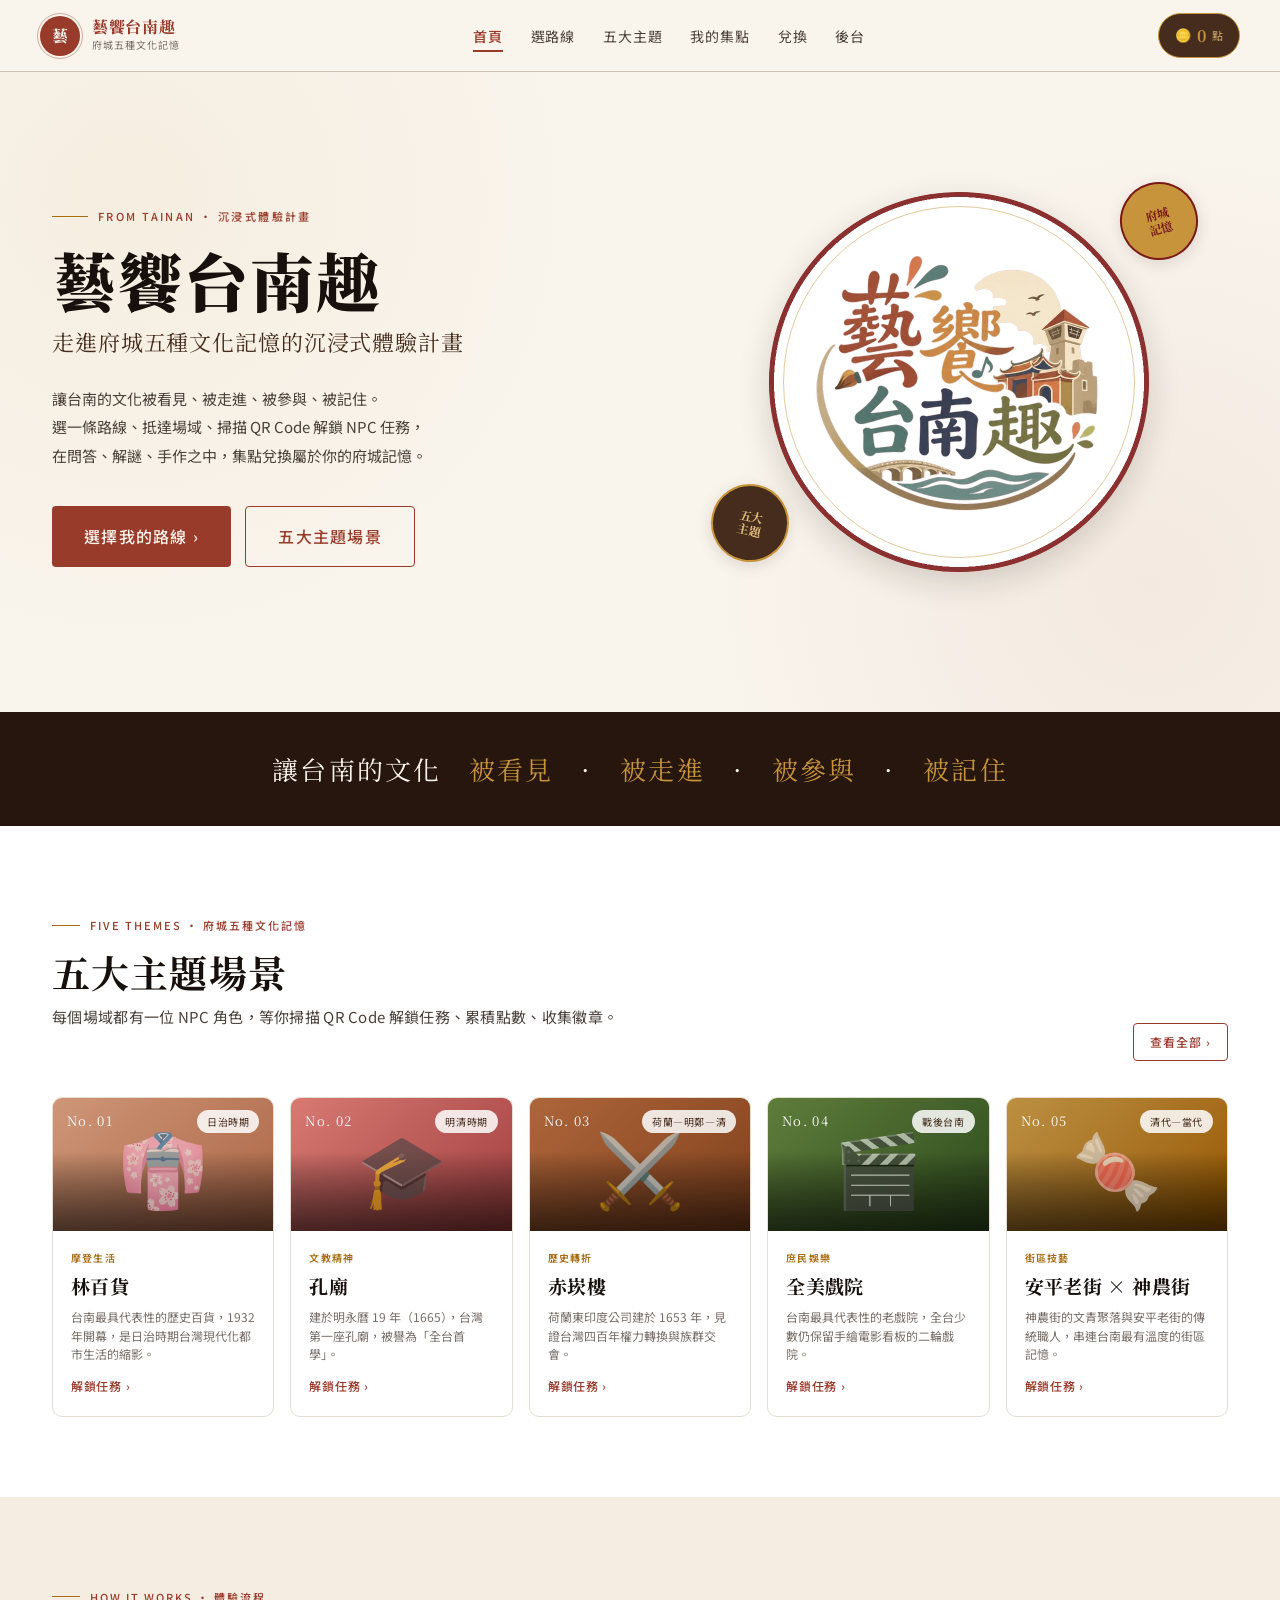
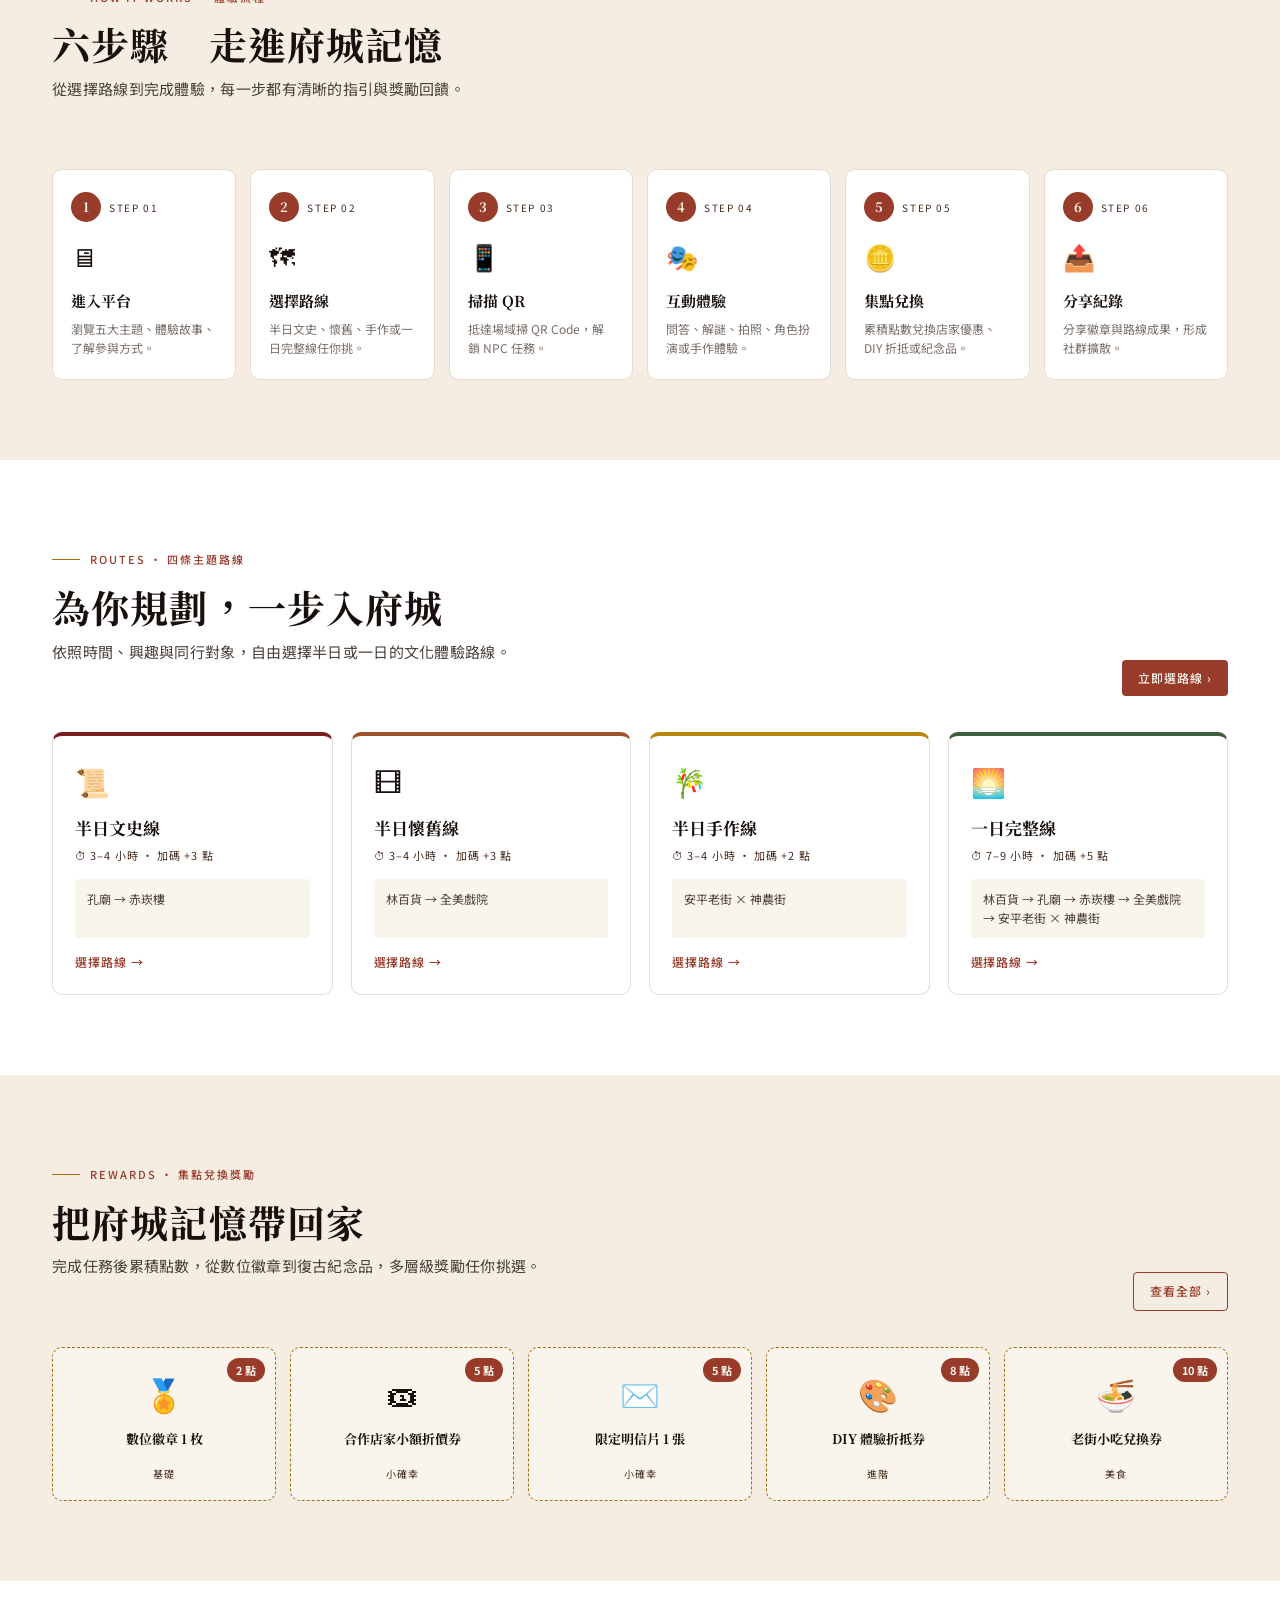
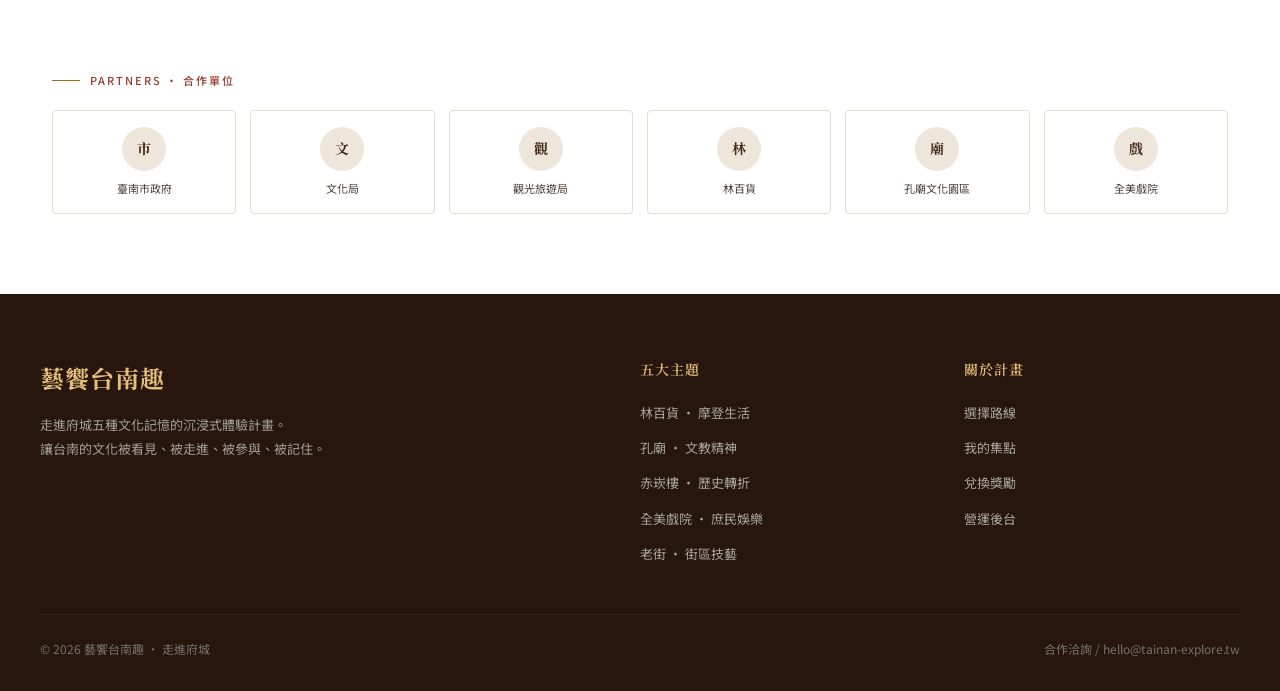
<file: index.html>
<!DOCTYPE html>
<html lang="zh-TW">
<head>
<meta charset="UTF-8">
<meta name="viewport" content="width=device-width, initial-scale=1.0">
<title>藝饗台南趣 — 走進府城五種文化記憶</title>
<link rel="preconnect" href="https://fonts.googleapis.com">
<link rel="preconnect" href="https://fonts.gstatic.com" crossorigin>
<link href="https://fonts.googleapis.com/css2?family=Noto+Serif+TC:wght@400;500;600;700;900&family=Noto+Sans+TC:wght@300;400;500;700&display=swap" rel="stylesheet">

<style>
/* ============================================================
   藝饗台南趣 — 全域樣式
   米白 / 磚紅 / 深咖啡 / 墨綠 / 暖金
   ============================================================ */

:root {
  --cream:        oklch(97% 0.012 80);
  --cream-mid:    oklch(93% 0.018 75);
  --cream-dark:   oklch(88% 0.022 72);
  --brick:        oklch(48% 0.13 32);
  --brick-deep:   oklch(38% 0.13 28);
  --brick-light:  oklch(60% 0.12 32);
  --coffee:       oklch(32% 0.045 50);
  --coffee-dark:  oklch(22% 0.03 50);
  --green:        oklch(38% 0.07 145);
  --green-deep:   oklch(28% 0.06 145);
  --gold:         oklch(70% 0.12 78);
  --gold-light:   oklch(82% 0.10 82);
  --gold-deep:    oklch(58% 0.12 70);
  --ink:          oklch(18% 0.015 50);
  --ink-soft:     oklch(38% 0.018 55);
  --ink-mute:     oklch(55% 0.015 55);
  --border:       oklch(82% 0.025 70);
  --border-soft:  oklch(90% 0.018 75);

  --font-serif:   'Noto Serif TC', 'Songti SC', serif;
  --font-sans:    'Noto Sans TC', 'Helvetica Neue', sans-serif;

  --radius-sm:    4px;
  --radius-md:    10px;
  --radius-lg:    18px;
  --shadow-sm:    0 1px 4px oklch(18% 0.01 55 / 0.10);
  --shadow-md:    0 4px 16px oklch(18% 0.01 55 / 0.12);
  --shadow-lg:    0 10px 32px oklch(18% 0.01 55 / 0.16);
}

*, *::before, *::after { box-sizing: border-box; margin: 0; padding: 0; }
html { scroll-behavior: smooth; }
body {
  font-family: var(--font-sans);
  background: var(--cream);
  color: var(--ink);
  line-height: 1.7;
  -webkit-font-smoothing: antialiased;
}
img { max-width: 100%; display: block; }
a { color: inherit; text-decoration: none; }

/* ── NAV ─────────────────────────────────────────────── */
.nav {
  position: sticky; top: 0; z-index: 100;
  background: oklch(97% 0.012 80 / 0.96);
  backdrop-filter: blur(10px);
  border-bottom: 1px solid var(--border);
  display: flex; align-items: center; justify-content: space-between;
  padding: 0 40px;
  height: 72px;
  gap: 24px;
}
.nav-logo {
  font-family: var(--font-serif);
  color: var(--brick);
  display: flex; align-items: center; gap: 12px;
  flex-shrink: 0;
}
.nav-logo-mark {
  width: 40px; height: 40px;
  background: var(--brick);
  color: var(--cream);
  border-radius: 50%;
  display: flex; align-items: center; justify-content: center;
  font-size: 16px; font-weight: 700;
  font-family: var(--font-serif);
  position: relative;
}
.nav-logo-mark::after {
  content: ''; position: absolute; inset: -3px;
  border: 1px solid var(--brick); border-radius: 50%;
  opacity: 0.4;
}
.nav-logo-title { font-size: 16px; font-weight: 700; letter-spacing: 0.04em; line-height: 1.1; }
.nav-logo-sub { font-size: 10px; color: var(--ink-mute); font-family: var(--font-sans); letter-spacing: 0.1em; }
.nav-links { display: flex; gap: 28px; list-style: none; flex: 1; justify-content: center; }
.nav-links a {
  font-size: 14px; color: var(--ink-soft);
  letter-spacing: 0.06em;
  padding-bottom: 4px;
  border-bottom: 2px solid transparent;
  transition: all 0.2s;
}
.nav-links a:hover { color: var(--brick); }
.nav-links a.active { color: var(--brick); border-bottom-color: var(--brick); font-weight: 500; }
.nav-points {
  display: flex; align-items: center; gap: 6px;
  background: var(--coffee);
  color: var(--gold-light);
  padding: 8px 16px;
  border-radius: 40px;
  font-size: 13px;
  border: 1.5px solid var(--gold);
  transition: all 0.2s;
}
.nav-points:hover { background: var(--coffee-dark); transform: translateY(-1px); }
.nav-points-num { font-size: 16px; font-weight: 700; font-family: var(--font-serif); color: var(--gold); }
.nav-points-label { font-size: 11px; opacity: 0.85; }

@media (max-width: 1100px) {
  .nav { padding: 0 20px; gap: 12px; }
  .nav-logo-title { font-size: 14px; }
  .nav-logo-sub { display: none; }
  .nav-links { gap: 16px; }
  .nav-links a { font-size: 13px; }
}
@media (max-width: 760px) { .nav-links { display: none; } }

/* ── BUTTONS ─────────────────────────────────────────── */
.btn {
  display: inline-flex; align-items: center; gap: 8px;
  font-family: var(--font-sans);
  font-size: 14px; font-weight: 500;
  letter-spacing: 0.08em;
  padding: 12px 24px;
  border-radius: var(--radius-sm);
  border: none; cursor: pointer;
  transition: all 0.2s;
  white-space: nowrap;
}
.btn-primary { background: var(--brick); color: var(--cream); }
.btn-primary:hover { background: var(--brick-deep); transform: translateY(-1px); box-shadow: var(--shadow-md); }
.btn-outline { background: transparent; color: var(--brick); border: 1.5px solid var(--brick); }
.btn-outline:hover { background: var(--brick); color: var(--cream); }
.btn-lg { padding: 16px 32px; font-size: 16px; }
.btn-sm { padding: 8px 16px; font-size: 12px; }

/* ── CONTAINER / SECTION ────────────────────────────── */
.container { max-width: 1240px; margin: 0 auto; padding: 0 32px; }
.section { padding: 80px 0; }
.section-alt { background: white; }
.section-tinted { background: oklch(95% 0.018 72); }

.section-eyebrow {
  font-size: 11px; letter-spacing: 0.18em; text-transform: uppercase;
  color: var(--brick); margin-bottom: 14px;
  display: inline-flex; align-items: center; gap: 10px;
  font-weight: 500;
}
.section-eyebrow::before {
  content: ''; display: block; width: 28px; height: 1px; background: var(--gold-deep);
}
.section-title {
  font-family: var(--font-serif);
  font-size: clamp(26px, 3vw, 38px);
  font-weight: 700; color: var(--ink);
  letter-spacing: 0.03em;
  line-height: 1.25;
  margin-bottom: 8px;
}
.section-subtitle {
  font-size: 15px; color: var(--ink-soft);
  margin-bottom: 32px;
  letter-spacing: 0.02em;
  max-width: 720px;
}
.section-header {
  display: flex; align-items: flex-end; justify-content: space-between;
  margin-bottom: 36px; gap: 24px; flex-wrap: wrap;
}

/* ── HERO ────────────────────────────────────── */
.hero {
  position: relative;
  background: var(--cream);
  overflow: hidden;
  padding: 80px 0 100px;
}
.hero-inner {
  position: relative;
  max-width: 1240px; margin: 0 auto;
  padding: 0 32px;
  display: grid; grid-template-columns: 1.1fr 1fr;
  gap: 48px;
  align-items: center;
}
@media (max-width: 980px) {
  .hero-inner { grid-template-columns: 1fr; }
  .hero { padding: 56px 0 64px; }
}
.hero-eyebrow {
  font-size: 11px; letter-spacing: 0.22em; text-transform: uppercase;
  color: var(--brick);
  margin-bottom: 18px;
  display: inline-flex; align-items: center; gap: 10px;
  font-weight: 500;
}
.hero-eyebrow::before {
  content: ''; width: 36px; height: 1px; background: var(--gold-deep);
}
.hero-title {
  font-family: var(--font-serif);
  font-size: clamp(36px, 5.5vw, 64px);
  font-weight: 900;
  line-height: 1.12;
  letter-spacing: 0.03em;
  color: var(--ink);
  margin-bottom: 8px;
}
.hero-title .version {
  color: var(--brick);
  font-size: 0.7em;
  letter-spacing: 0.06em;
  display: inline-block;
  padding: 0 12px;
  position: relative;
}
.hero-title .version::before {
  content: ''; position: absolute;
  left: 0; right: 0; top: 50%; height: 2px;
  background: var(--gold);
  z-index: -1;
}
.hero-subtitle {
  font-family: var(--font-serif);
  font-size: clamp(18px, 2vw, 22px);
  color: var(--coffee);
  letter-spacing: 0.04em;
  margin-bottom: 24px;
}
.hero-slogan {
  font-size: 15px;
  color: var(--ink-soft);
  line-height: 1.9;
  margin-bottom: 36px;
  max-width: 540px;
}
.hero-actions { display: flex; gap: 14px; flex-wrap: wrap; }

/* hero visual */
.hero-visual {
  position: relative;
  height: 460px;
}
@media (max-width: 980px) { .hero-visual { height: 360px; } }
.hero-circle {
  position: absolute;
  width: 380px; height: 380px;
  border-radius: 50%;
  background: var(--brick);
  top: 50%; left: 50%; transform: translate(-50%, -50%);
  display: flex; align-items: center; justify-content: center;
  flex-direction: column;
  color: var(--cream);
  box-shadow: var(--shadow-lg);
}
.hero-circle::before {
  content: ''; position: absolute; inset: 14px;
  border: 1px solid var(--gold); border-radius: 50%;
  opacity: 0.5;
}
.hero-circle-text-cn {
  font-family: var(--font-serif);
  font-size: 56px; font-weight: 900;
  letter-spacing: 0.1em;
  color: var(--gold);
  line-height: 1;
}
.hero-circle-text-en {
  font-size: 11px; letter-spacing: 0.4em;
  color: oklch(85% 0.04 80);
  margin-top: 12px;
}
.hero-stamp {
  position: absolute;
  font-family: var(--font-serif);
  background: var(--gold);
  color: var(--brick-deep);
  border: 2px solid var(--brick-deep);
  width: 78px; height: 78px;
  border-radius: 50%;
  display: flex; align-items: center; justify-content: center;
  font-weight: 700;
  text-align: center;
  font-size: 12px;
  line-height: 1.2;
  transform: rotate(-15deg);
  box-shadow: var(--shadow-md);
}
.hero-stamp-1 { top: 30px; right: 30px; }
.hero-stamp-2 { bottom: 50px; left: 20px; transform: rotate(12deg); background: var(--coffee); color: var(--gold-light); border-color: var(--gold); }
@media (max-width: 980px) {
  .hero-circle { width: 280px; height: 280px; }
  .hero-circle-text-cn { font-size: 40px; }
  .hero-stamp { width: 60px; height: 60px; font-size: 11px; }
}

.hero-bg-pattern {
  position: absolute; inset: 0;
  background-image:
    radial-gradient(circle at 10% 20%, oklch(70% 0.12 78 / 0.07) 0, transparent 35%),
    radial-gradient(circle at 90% 80%, oklch(48% 0.13 32 / 0.06) 0, transparent 35%);
  pointer-events: none;
}

/* ── 五大主題 ────────────────────────────────────── */
.themes-grid {
  display: grid; grid-template-columns: repeat(5, 1fr); gap: 16px;
}
@media (max-width: 1100px) { .themes-grid { grid-template-columns: repeat(2, 1fr); } }
@media (max-width: 520px)  { .themes-grid { grid-template-columns: 1fr; } }
.theme-card {
  position: relative; overflow: hidden;
  border-radius: var(--radius-md);
  background: white;
  border: 1px solid var(--border-soft);
  height: 320px;
  display: flex; flex-direction: column;
  transition: transform 0.25s, box-shadow 0.25s;
}
.theme-card:hover { transform: translateY(-4px); box-shadow: var(--shadow-md); }
.theme-card-img {
  height: 170px; position: relative;
}
.theme-card-img::after {
  content: ''; position: absolute; inset: 0;
  background: linear-gradient(to top, oklch(0% 0 0 / 0.4), transparent 60%);
}
.theme-card-num {
  position: absolute; top: 12px; left: 14px;
  font-family: var(--font-serif);
  font-size: 13px; color: white;
  letter-spacing: 0.1em;
  z-index: 2;
}
.theme-card-era {
  position: absolute; top: 12px; right: 14px;
  background: oklch(100% 0 0 / 0.85);
  color: var(--coffee);
  font-size: 10px;
  padding: 3px 10px;
  border-radius: 12px;
  z-index: 2;
  letter-spacing: 0.06em;
}
.theme-card-body {
  padding: 18px 18px 20px;
  flex: 1;
  display: flex; flex-direction: column;
}
.theme-card-theme {
  font-size: 10px; letter-spacing: 0.12em;
  color: var(--gold-deep); text-transform: uppercase;
  margin-bottom: 4px;
  font-weight: 600;
}
.theme-card-name {
  font-family: var(--font-serif);
  font-size: 19px; font-weight: 700;
  color: var(--ink); margin-bottom: 6px;
  letter-spacing: 0.02em;
}
.theme-card-desc {
  font-size: 12px; color: var(--ink-mute);
  line-height: 1.55; flex: 1;
}
.theme-card-cta {
  margin-top: 12px;
  font-size: 12px; font-weight: 500;
  color: var(--brick); letter-spacing: 0.06em;
}
/* placeholder colors per theme */
.ph-lin      { background: linear-gradient(135deg, oklch(72% 0.08 50), oklch(58% 0.10 45)); }
.ph-confucius{ background: linear-gradient(135deg, oklch(68% 0.12 25), oklch(50% 0.13 22)); }
.ph-chihkan  { background: linear-gradient(135deg, oklch(58% 0.11 50), oklch(45% 0.10 48)); }
.ph-chuanmei { background: linear-gradient(135deg, oklch(55% 0.10 130), oklch(38% 0.08 135)); }
.ph-street   { background: linear-gradient(135deg, oklch(68% 0.11 80), oklch(52% 0.12 65)); }
.ph-icon {
  position: absolute; inset: 0;
  display: flex; align-items: center; justify-content: center;
  font-size: 72px;
  z-index: 1;
  opacity: 0.6;
}

/* ── FLOW (使用流程) ────────────────────────────────────── */
.flow-grid {
  display: grid; grid-template-columns: repeat(6, 1fr); gap: 14px;
}
@media (max-width: 1100px) { .flow-grid { grid-template-columns: repeat(3, 1fr); } }
@media (max-width: 600px)  { .flow-grid { grid-template-columns: repeat(2, 1fr); } }
.flow-step {
  background: white;
  border-radius: var(--radius-md);
  padding: 22px 18px;
  position: relative;
  border: 1px solid var(--border-soft);
}
.flow-step-num {
  display: flex; align-items: center; gap: 8px;
  margin-bottom: 12px;
}
.flow-step-num-circle {
  width: 30px; height: 30px;
  border-radius: 50%;
  background: var(--brick);
  color: var(--cream);
  font-family: var(--font-serif);
  font-size: 13px; font-weight: 700;
  display: flex; align-items: center; justify-content: center;
}
.flow-step-num-label {
  font-size: 10px; letter-spacing: 0.16em;
  color: var(--coffee); text-transform: uppercase;
}
.flow-step-icon {
  font-size: 26px;
  margin-bottom: 10px;
}
.flow-step-title {
  font-family: var(--font-serif);
  font-size: 15px; font-weight: 700;
  color: var(--ink);
  margin-bottom: 6px;
}
.flow-step-desc { font-size: 12px; color: var(--ink-mute); line-height: 1.55; }

/* ── ROUTES preview ────────────────────────────────────── */
.route-preview-grid {
  display: grid; grid-template-columns: repeat(4, 1fr); gap: 18px;
}
@media (max-width: 1000px) { .route-preview-grid { grid-template-columns: repeat(2, 1fr); } }
@media (max-width: 520px)  { .route-preview-grid { grid-template-columns: 1fr; } }
.route-mini {
  background: white;
  border-radius: var(--radius-md);
  padding: 22px;
  border: 1px solid var(--border-soft);
  border-top: 4px solid var(--brick);
  display: flex; flex-direction: column;
  transition: transform 0.25s, box-shadow 0.25s;
}
.route-mini:hover { transform: translateY(-3px); box-shadow: var(--shadow-md); }
.route-mini-icon { font-size: 28px; margin-bottom: 8px; }
.route-mini-name { font-family: var(--font-serif); font-size: 17px; font-weight: 700; margin-bottom: 4px; }
.route-mini-duration { font-size: 11px; color: var(--coffee); letter-spacing: 0.1em; margin-bottom: 14px; }
.route-mini-spots {
  font-size: 12px; color: var(--ink-soft);
  flex: 1;
  background: var(--cream);
  padding: 10px 12px;
  border-radius: var(--radius-sm);
  line-height: 1.6;
}
.route-mini-cta {
  margin-top: 14px;
  font-size: 12px; font-weight: 500;
  color: var(--brick); letter-spacing: 0.08em;
  display: flex; align-items: center; gap: 4px;
}

/* ── REWARDS strip ────────────────────────────────────── */
.rewards-strip {
  display: grid;
  grid-template-columns: repeat(5, 1fr);
  gap: 14px;
}
@media (max-width: 900px) { .rewards-strip { grid-template-columns: repeat(2, 1fr); } }
.reward-mini {
  background: var(--cream);
  border: 1px dashed var(--gold-deep);
  border-radius: var(--radius-md);
  padding: 18px;
  text-align: center;
  position: relative;
}
.reward-mini-icon { font-size: 32px; margin-bottom: 8px; }
.reward-mini-cost {
  position: absolute; top: 10px; right: 10px;
  background: var(--brick); color: var(--cream);
  font-size: 11px; font-weight: 700;
  padding: 3px 9px; border-radius: 20px;
}
.reward-mini-name {
  font-family: var(--font-serif);
  font-size: 13px; font-weight: 700;
  color: var(--ink);
  margin-bottom: 4px; min-height: 2.5em;
}
.reward-mini-tier { font-size: 10px; color: var(--coffee); letter-spacing: 0.1em; }

/* ── PARTNERS ────────────────────────────────────── */
.partner-grid {
  display: grid;
  grid-template-columns: repeat(6, 1fr);
  gap: 14px;
}
@media (max-width: 800px) { .partner-grid { grid-template-columns: repeat(3, 1fr); } }
.partner-card {
  background: white;
  border-radius: var(--radius-sm);
  padding: 16px;
  text-align: center;
  border: 1px solid var(--border-soft);
}
.partner-card-icon {
  width: 44px; height: 44px;
  margin: 0 auto 8px;
  background: var(--cream-mid);
  border-radius: 50%;
  display: flex; align-items: center; justify-content: center;
  font-family: var(--font-serif);
  color: var(--coffee);
  font-size: 14px; font-weight: 700;
}
.partner-card-name { font-size: 11px; color: var(--ink-soft); }

/* ── FOOTER ──────────────────────────────────────────── */
.footer {
  background: var(--coffee-dark);
  color: oklch(78% 0.01 70);
  padding: 64px 40px 32px;
}
.footer-inner {
  max-width: 1240px; margin: 0 auto;
  display: grid; grid-template-columns: 2fr 1fr 1fr; gap: 48px;
}
.footer-logo {
  font-family: var(--font-serif);
  font-size: 24px; font-weight: 700;
  color: var(--gold-light); margin-bottom: 14px;
  letter-spacing: 0.04em;
}
.footer-desc { font-size: 13px; line-height: 1.85; color: oklch(70% 0.01 70); }
.footer-col h4 {
  font-family: var(--font-serif);
  font-size: 14px; font-weight: 600;
  color: var(--gold-light); margin-bottom: 16px;
  letter-spacing: 0.06em;
}
.footer-col ul { list-style: none; }
.footer-col ul li { margin-bottom: 8px; }
.footer-col ul li a {
  color: oklch(72% 0.01 70);
  font-size: 13px; transition: color 0.2s;
}
.footer-col ul li a:hover { color: var(--gold-light); }
.footer-bottom {
  max-width: 1240px; margin: 40px auto 0;
  padding-top: 24px; border-top: 1px solid oklch(28% 0.01 55);
  font-size: 12px; color: oklch(55% 0.01 55);
  display: flex; justify-content: space-between; flex-wrap: wrap; gap: 10px;
}
@media (max-width: 760px) {
  .footer-inner { grid-template-columns: 1fr; gap: 28px; }
  .footer { padding: 48px 24px 24px; }
}

/* ── ANIMATIONS ──────────────────────────────────────────── */
@keyframes fadeUp {
  from { opacity: 0; transform: translateY(16px); }
  to   { opacity: 1; transform: translateY(0); }
}
.hero-inner > * { animation: fadeUp 0.65s ease both; }
.hero-inner > *:nth-child(2) { animation-delay: 0.15s; }

@keyframes pulse {
  0%, 100% { transform: translate(-50%,-50%) scale(1); }
  50%       { transform: translate(-50%,-50%) scale(1.015); }
}
.hero-circle { animation: pulse 4s ease-in-out infinite; }

.hero-logo-wrap {
  position: absolute;
  top: 50%; left: 50%;
  transform: translate(-50%, -50%);
  width: 380px; height: 380px;
  display: flex; align-items: center; justify-content: center;
  filter: drop-shadow(0 8px 24px oklch(18% 0.01 55 / 0.18));
}
.hero-logo-img {
  width: 100%; height: 100%;
  object-fit: contain;
}
@media (max-width: 980px) {
  .hero-logo-wrap { width: 280px; height: 280px; }
}
</style>
</head>
<body>

<!-- ── NAV ──────────────────────────────── -->
<nav class="nav">
  <a href="index.html" class="nav-logo">
    <div class="nav-logo-mark">藝</div>
    <div>
      <div class="nav-logo-title">藝饗台南趣</div>
      <div class="nav-logo-sub">府城五種文化記憶</div>
    </div>
  </a>
  <ul class="nav-links">
    <li><a href="index.html" class="active">首頁</a></li>
    <li><a href="routes.html">選路線</a></li>
    <li><a href="explore.html">五大主題</a></li>
    <li><a href="points.html">我的集點</a></li>
    <li><a href="rewards.html">兌換</a></li>
    <li><a href="dashboard.html">後台</a></li>
  </ul>
  <a href="points.html" class="nav-points">
    <span>🪙</span>
    <span class="nav-points-num" id="pts">0</span>
    <span class="nav-points-label">點</span>
  </a>
</nav>

<!-- ── HERO ──────────────────────────────── -->
<section class="hero">
  <div class="hero-bg-pattern"></div>
  <div class="hero-inner">
    <div>
      <div class="hero-eyebrow">FROM TAINAN · 沉浸式體驗計畫</div>
      <h1 class="hero-title">藝饗台南趣</h1>
      <div class="hero-subtitle">走進府城五種文化記憶的沉浸式體驗計畫</div>
      <p class="hero-slogan">
        讓台南的文化被看見、被走進、被參與、被記住。<br>
        選一條路線、抵達場域、掃描 QR Code 解鎖 NPC 任務，<br>
        在問答、解謎、手作之中，集點兌換屬於你的府城記憶。
      </p>
      <div class="hero-actions">
        <a href="routes.html" class="btn btn-primary btn-lg">選擇我的路線 ›</a>
        <a href="explore.html" class="btn btn-outline btn-lg">五大主題場景</a>
      </div>
    </div>
    <div class="hero-visual">
      <div class="hero-circle" style="background:var(--brick);overflow:hidden;">
        <img src="logo_circle.png" alt="藝饗台南趣 Logo" style="width:100%;height:100%;object-fit:cover;border-radius:50%;">
      </div>
      <div class="hero-stamp hero-stamp-1">府城<br>記憶</div>
      <div class="hero-stamp hero-stamp-2">五大<br>主題</div>
    </div>
  </div>
</section>

<!-- ── 品牌主張 strip ──────────────────────────────── -->
<section style="background:var(--coffee-dark);color:var(--cream);padding:36px 0;">
  <div class="container" style="text-align:center;">
    <div style="font-family:var(--font-serif);font-size:clamp(18px,2.4vw,26px);letter-spacing:0.08em;line-height:1.6;">
      讓台南的文化　<span style="color:var(--gold);">被看見</span>　·　<span style="color:var(--gold);">被走進</span>　·　<span style="color:var(--gold);">被參與</span>　·　<span style="color:var(--gold);">被記住</span>
    </div>
  </div>
</section>

<!-- ── 五大主題 ──────────────────────────────── -->
<section class="section section-alt">
  <div class="container">
    <div class="section-header">
      <div>
        <div class="section-eyebrow">FIVE THEMES · 府城五種文化記憶</div>
        <h2 class="section-title">五大主題場景</h2>
        <p class="section-subtitle">每個場域都有一位 NPC 角色，等你掃描 QR Code 解鎖任務、累積點數、收集徽章。</p>
      </div>
      <a href="explore.html" class="btn btn-outline btn-sm">查看全部 ›</a>
    </div>
    <div class="themes-grid" id="themes-mount"></div>
  </div>
</section>

<!-- ── 使用流程 ──────────────────────────────── -->
<section class="section section-tinted">
  <div class="container">
    <div class="section-header">
      <div>
        <div class="section-eyebrow">HOW IT WORKS · 體驗流程</div>
        <h2 class="section-title">六步驟　走進府城記憶</h2>
        <p class="section-subtitle">從選擇路線到完成體驗，每一步都有清晰的指引與獎勵回饋。</p>
      </div>
    </div>
    <div class="flow-grid">
      <div class="flow-step">
        <div class="flow-step-num"><div class="flow-step-num-circle">1</div><div class="flow-step-num-label">STEP 01</div></div>
        <div class="flow-step-icon">🖥</div>
        <div class="flow-step-title">進入平台</div>
        <div class="flow-step-desc">瀏覽五大主題、體驗故事、了解參與方式。</div>
      </div>
      <div class="flow-step">
        <div class="flow-step-num"><div class="flow-step-num-circle">2</div><div class="flow-step-num-label">STEP 02</div></div>
        <div class="flow-step-icon">🗺</div>
        <div class="flow-step-title">選擇路線</div>
        <div class="flow-step-desc">半日文史、懷舊、手作或一日完整線任你挑。</div>
      </div>
      <div class="flow-step">
        <div class="flow-step-num"><div class="flow-step-num-circle">3</div><div class="flow-step-num-label">STEP 03</div></div>
        <div class="flow-step-icon">📱</div>
        <div class="flow-step-title">掃描 QR</div>
        <div class="flow-step-desc">抵達場域掃 QR Code，解鎖 NPC 任務。</div>
      </div>
      <div class="flow-step">
        <div class="flow-step-num"><div class="flow-step-num-circle">4</div><div class="flow-step-num-label">STEP 04</div></div>
        <div class="flow-step-icon">🎭</div>
        <div class="flow-step-title">互動體驗</div>
        <div class="flow-step-desc">問答、解謎、拍照、角色扮演或手作體驗。</div>
      </div>
      <div class="flow-step">
        <div class="flow-step-num"><div class="flow-step-num-circle">5</div><div class="flow-step-num-label">STEP 05</div></div>
        <div class="flow-step-icon">🪙</div>
        <div class="flow-step-title">集點兌換</div>
        <div class="flow-step-desc">累積點數兌換店家優惠、DIY 折抵或紀念品。</div>
      </div>
      <div class="flow-step">
        <div class="flow-step-num"><div class="flow-step-num-circle">6</div><div class="flow-step-num-label">STEP 06</div></div>
        <div class="flow-step-icon">📤</div>
        <div class="flow-step-title">分享紀錄</div>
        <div class="flow-step-desc">分享徽章與路線成果，形成社群擴散。</div>
      </div>
    </div>
  </div>
</section>

<!-- ── 四條路線 ──────────────────────────────── -->
<section class="section section-alt">
  <div class="container">
    <div class="section-header">
      <div>
        <div class="section-eyebrow">ROUTES · 四條主題路線</div>
        <h2 class="section-title">為你規劃，一步入府城</h2>
        <p class="section-subtitle">依照時間、興趣與同行對象，自由選擇半日或一日的文化體驗路線。</p>
      </div>
      <a href="routes.html" class="btn btn-primary btn-sm">立即選路線 ›</a>
    </div>
    <div class="route-preview-grid" id="routes-mount"></div>
  </div>
</section>

<!-- ── 獎勵預覽 ──────────────────────────────── -->
<section class="section section-tinted">
  <div class="container">
    <div class="section-header">
      <div>
        <div class="section-eyebrow">REWARDS · 集點兌換獎勵</div>
        <h2 class="section-title">把府城記憶帶回家</h2>
        <p class="section-subtitle">完成任務後累積點數，從數位徽章到復古紀念品，多層級獎勵任你挑選。</p>
      </div>
      <a href="rewards.html" class="btn btn-outline btn-sm">查看全部 ›</a>
    </div>
    <div class="rewards-strip" id="rewards-mount"></div>
  </div>
</section>

<!-- ── 合作夥伴 ──────────────────────────────── -->
<section class="section section-alt">
  <div class="container">
    <div class="section-eyebrow" style="margin-bottom:20px;">PARTNERS · 合作單位</div>
    <div class="partner-grid">
      <div class="partner-card"><div class="partner-card-icon">市</div><div class="partner-card-name">臺南市政府</div></div>
      <div class="partner-card"><div class="partner-card-icon">文</div><div class="partner-card-name">文化局</div></div>
      <div class="partner-card"><div class="partner-card-icon">觀</div><div class="partner-card-name">觀光旅遊局</div></div>
      <div class="partner-card"><div class="partner-card-icon">林</div><div class="partner-card-name">林百貨</div></div>
      <div class="partner-card"><div class="partner-card-icon">廟</div><div class="partner-card-name">孔廟文化園區</div></div>
      <div class="partner-card"><div class="partner-card-icon">戲</div><div class="partner-card-name">全美戲院</div></div>
    </div>
  </div>
</section>

<!-- ── FOOTER ──────────────────────────────── -->
<footer class="footer">
  <div class="footer-inner">
    <div>
      <div class="footer-logo">藝饗台南趣</div>
      <div class="footer-desc">走進府城五種文化記憶的沉浸式體驗計畫。<br>讓台南的文化被看見、被走進、被參與、被記住。</div>
    </div>
    <div class="footer-col">
      <h4>五大主題</h4>
      <ul>
        <li><a href="spot/lin.html">林百貨 · 摩登生活</a></li>
        <li><a href="spot/confucius.html">孔廟 · 文教精神</a></li>
        <li><a href="spot/chihkan.html">赤崁樓 · 歷史轉折</a></li>
        <li><a href="spot/chuanmei.html">全美戲院 · 庶民娛樂</a></li>
        <li><a href="spot/street.html">老街 · 街區技藝</a></li>
      </ul>
    </div>
    <div class="footer-col">
      <h4>關於計畫</h4>
      <ul>
        <li><a href="routes.html">選擇路線</a></li>
        <li><a href="points.html">我的集點</a></li>
        <li><a href="rewards.html">兌換獎勵</a></li>
        <li><a href="dashboard.html">營運後台</a></li>
      </ul>
    </div>
  </div>
  <div class="footer-bottom">
    <span>© 2026 藝饗台南趣 · 走進府城</span>
    <span>合作洽詢 / hello@tainan-explore.tw</span>
  </div>
</footer>

<script>
/* ── inline data (from app.js) ── */
const SPOTS = [
  { id:'lin',       name:'林百貨',         era:'日治時期',    theme:'摩登生活', npc:{avatar:'👘'}, desc:'台南最具代表性的歷史百貨，1932 年開幕，是日治時期台灣現代化都市生活的縮影。' },
  { id:'confucius', name:'孔廟',           era:'明清時期',    theme:'文教精神', npc:{avatar:'🎓'}, desc:'建於明永曆 19 年（1665），台灣第一座孔廟，被譽為「全台首學」。' },
  { id:'chihkan',   name:'赤崁樓',         era:'荷蘭—明鄭—清', theme:'歷史轉折', npc:{avatar:'⚔️'}, desc:'荷蘭東印度公司建於 1653 年，見證台灣四百年權力轉換與族群交會。' },
  { id:'chuanmei',  name:'全美戲院',       era:'戰後台南',    theme:'庶民娛樂', npc:{avatar:'🎬'}, desc:'台南最具代表性的老戲院，全台少數仍保留手繪電影看板的二輪戲院。' },
  { id:'street',    name:'安平老街 × 神農街', era:'清代—當代', theme:'街區技藝', npc:{avatar:'🍬'}, desc:'神農街的文青聚落與安平老街的傳統職人，串連台南最有溫度的街區記憶。' },
];

const ROUTES = [
  { id:'history', name:'半日文史線', duration:'3–4 小時', spots:['confucius','chihkan'],                     color:'#7B1E1E', icon:'📜', bonus:3 },
  { id:'retro',   name:'半日懷舊線', duration:'3–4 小時', spots:['lin','chuanmei'],                          color:'#A0522D', icon:'🎞', bonus:3 },
  { id:'craft',   name:'半日手作線', duration:'3–4 小時', spots:['street'],                                  color:'#B8860B', icon:'🎋', bonus:2 },
  { id:'full',    name:'一日完整線', duration:'7–9 小時', spots:['lin','confucius','chihkan','chuanmei','street'], color:'#3B5F3B', icon:'🌅', bonus:5 },
];

const REWARDS = [
  { cost:2,  name:'數位徽章 1 枚',     tier:'基礎',  icon:'🏅' },
  { cost:5,  name:'合作店家小額折價券', tier:'小確幸', icon:'🎟' },
  { cost:5,  name:'限定明信片 1 張',   tier:'小確幸', icon:'✉️' },
  { cost:8,  name:'DIY 體驗折抵券',   tier:'進階',  icon:'🎨' },
  { cost:10, name:'老街小吃兌換券',    tier:'美食',  icon:'🍜' },
];

/* ── points from localStorage ── */
function getPoints() {
  try { return JSON.parse(localStorage.getItem('tainan-2.0-state'))?.points || 0; }
  catch { return 0; }
}
document.getElementById('pts').textContent = getPoints();

/* ── render themes ── */
const spotNameMap = Object.fromEntries(SPOTS.map(s => [s.id, s.name]));
document.getElementById('themes-mount').innerHTML = SPOTS.map((s, i) => `
  <a href="spot/${s.id}.html" class="theme-card" style="text-decoration:none;color:inherit;">
    <div class="theme-card-img ph-${s.id}" style="position:relative;height:170px;overflow:hidden;">
      <div class="theme-card-num">No. ${String(i+1).padStart(2,'0')}</div>
      <div class="theme-card-era">${s.era}</div>
      <div class="ph-icon">${s.npc.avatar}</div>
      <div style="position:absolute;inset:0;background:linear-gradient(to top,rgba(0,0,0,.4),transparent 60%);"></div>
    </div>
    <div class="theme-card-body">
      <div class="theme-card-theme">${s.theme}</div>
      <div class="theme-card-name">${s.name}</div>
      <div class="theme-card-desc">${s.desc}</div>
      <div class="theme-card-cta">解鎖任務 ›</div>
    </div>
  </a>
`).join('');

/* ── render routes ── */
document.getElementById('routes-mount').innerHTML = ROUTES.map(r => {
  const names = r.spots.map(id => spotNameMap[id]).join(' → ');
  return `
  <div class="route-mini" style="border-top-color:${r.color};">
    <div class="route-mini-icon">${r.icon}</div>
    <div class="route-mini-name">${r.name}</div>
    <div class="route-mini-duration">⏱ ${r.duration} · 加碼 +${r.bonus} 點</div>
    <div class="route-mini-spots">${names}</div>
    <a href="routes.html#${r.id}" class="route-mini-cta">選擇路線 →</a>
  </div>`;
}).join('');

/* ── render rewards ── */
document.getElementById('rewards-mount').innerHTML = REWARDS.map(r => `
  <div class="reward-mini">
    <div class="reward-mini-cost">${r.cost} 點</div>
    <div class="reward-mini-icon">${r.icon}</div>
    <div class="reward-mini-name">${r.name}</div>
    <div class="reward-mini-tier">${r.tier}</div>
  </div>
`).join('');
</script>

</body>
</html>
</file>
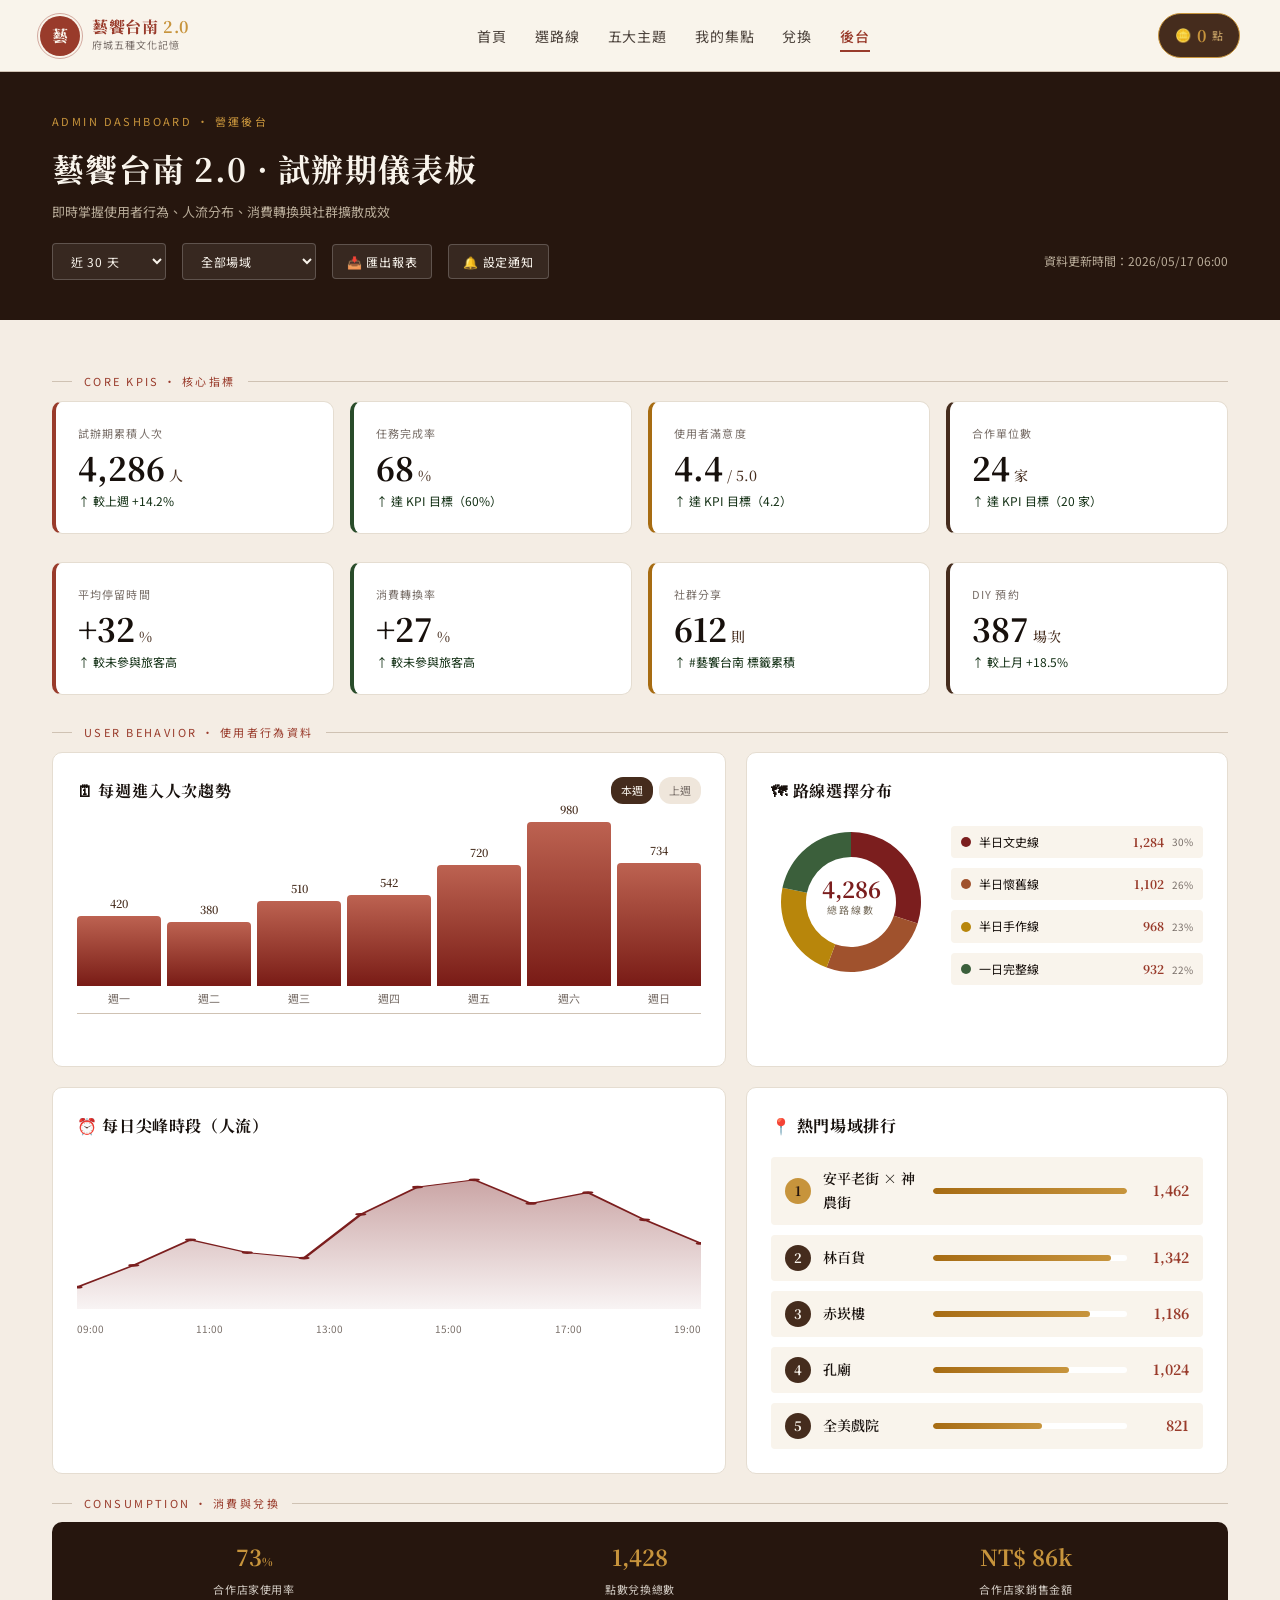
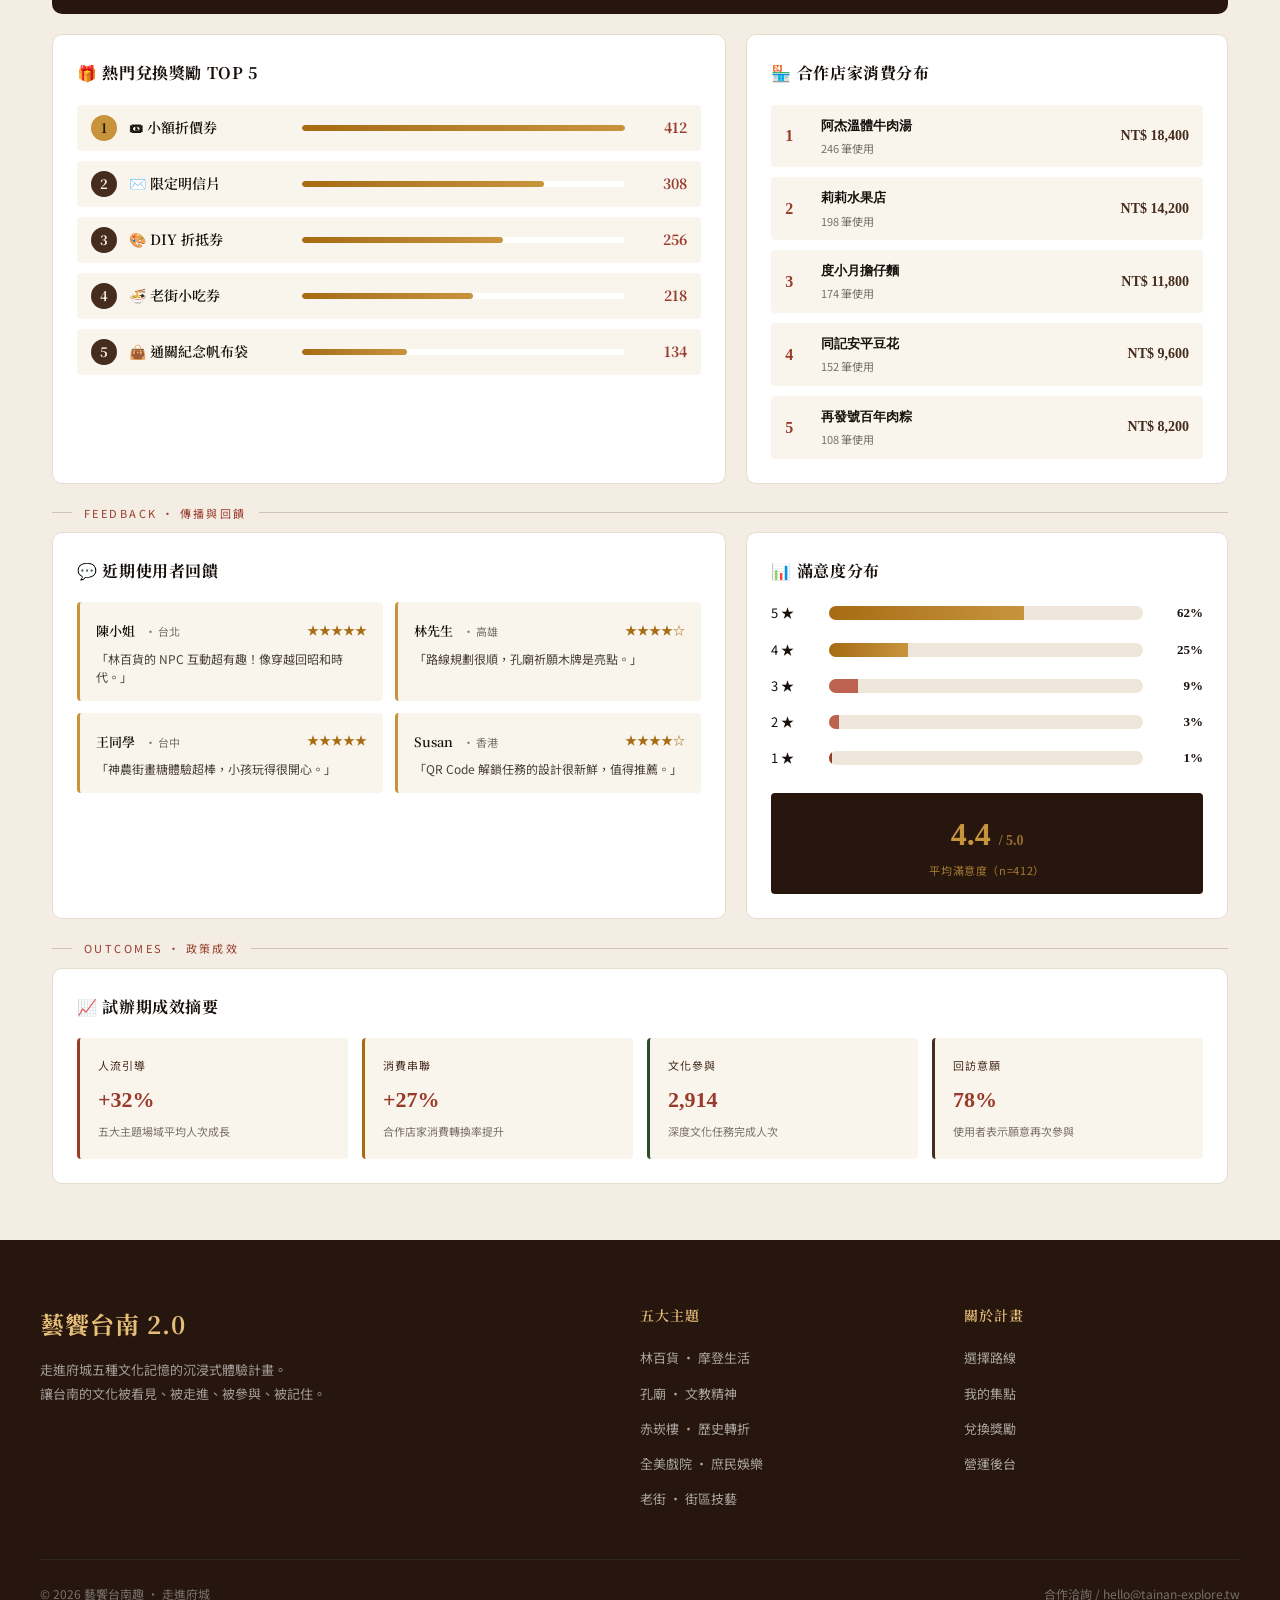
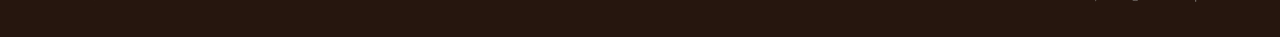
<file: dashboard.html>
<!DOCTYPE html>
<html lang="zh-TW">
<head>
<meta charset="UTF-8">
<meta name="viewport" content="width=device-width, initial-scale=1.0">
<title>後台儀表板 — 藝饗台南 2.0</title>
<link rel="stylesheet" href="style.css">
<style>
body { background: oklch(95% 0.014 75); }

.dash-hero {
  background: var(--coffee-dark);
  color: var(--cream);
  padding: 40px 0;
}
.dash-hero h1 { font-family: var(--font-serif); font-size: 32px; margin-bottom: 6px; letter-spacing: 0.04em; }
.dash-hero .sub { color: oklch(75% 0.03 75); font-size: 13px; }
.dash-hero .eyebrow { font-size: 11px; letter-spacing: 0.22em; color: var(--gold); margin-bottom: 10px; }

.dash-bar {
  display: flex; align-items: center; gap: 16px;
  margin-top: 20px;
  flex-wrap: wrap;
}
.dash-bar select, .dash-bar button {
  background: oklch(100% 0 0 / 0.08);
  color: var(--cream);
  border: 1px solid oklch(100% 0 0 / 0.2);
  padding: 8px 14px;
  border-radius: var(--radius-sm);
  font-size: 12px;
  font-family: inherit;
  letter-spacing: 0.06em;
}
.dash-bar button { cursor: pointer; }

.dash-frame { padding: 32px 0 56px; }

/* KPI row */
.kpi-row {
  display: grid;
  grid-template-columns: repeat(4, 1fr);
  gap: 16px;
  margin-bottom: 28px;
}
@media (max-width: 900px) { .kpi-row { grid-template-columns: repeat(2, 1fr); } }
.kpi-card {
  background: white;
  border-radius: var(--radius-md);
  padding: 22px;
  border: 1px solid var(--border-soft);
  border-left: 4px solid var(--brick);
  position: relative;
}
.kpi-card.green { border-left-color: var(--green); }
.kpi-card.gold { border-left-color: var(--gold-deep); }
.kpi-card.coffee { border-left-color: var(--coffee); }
.kpi-label {
  font-size: 11px; color: var(--ink-mute);
  letter-spacing: 0.1em;
  margin-bottom: 8px;
  text-transform: uppercase;
}
.kpi-val {
  font-family: var(--font-serif);
  font-size: 32px; font-weight: 700;
  color: var(--ink);
  line-height: 1;
  display: flex; align-items: baseline; gap: 4px;
}
.kpi-val small { font-size: 14px; color: var(--coffee); font-weight: 500; }
.kpi-trend {
  font-size: 12px; margin-top: 8px;
  display: flex; align-items: center; gap: 4px;
}
.kpi-trend.up { color: var(--green-deep); }
.kpi-trend.down { color: var(--brick); }

/* Two-col layout */
.dash-grid {
  display: grid;
  grid-template-columns: 1.4fr 1fr;
  gap: 20px;
  margin-bottom: 20px;
}
@media (max-width: 900px) { .dash-grid { grid-template-columns: 1fr; } }

.panel {
  background: white;
  border-radius: var(--radius-md);
  padding: 24px;
  border: 1px solid var(--border-soft);
}
.panel-head {
  display: flex; align-items: center; justify-content: space-between;
  margin-bottom: 18px;
}
.panel-title {
  font-family: var(--font-serif);
  font-size: 16px; font-weight: 700;
  color: var(--ink);
  letter-spacing: 0.04em;
}
.panel-tabs { display: flex; gap: 6px; font-size: 11px; }
.panel-tab {
  padding: 4px 10px;
  border-radius: 12px;
  background: var(--cream-mid);
  color: var(--ink-mute);
  cursor: pointer;
}
.panel-tab.active { background: var(--coffee); color: var(--cream); }

/* Bar chart */
.bar-chart { display: flex; align-items: flex-end; gap: 6px; height: 220px; padding-bottom: 28px; position: relative; }
.bar-chart::before {
  content: ''; position: absolute; bottom: 28px; left: 0; right: 0; height: 1px;
  background: var(--border);
}
.bar-col {
  flex: 1;
  display: flex; flex-direction: column;
  align-items: center;
  gap: 6px;
  position: relative;
  height: 100%;
  padding-bottom: 28px;
}
.bar-fill {
  width: 100%;
  background: linear-gradient(to top, var(--brick-deep), var(--brick-light));
  border-radius: 4px 4px 0 0;
  margin-top: auto;
  position: relative;
  transition: height 0.6s ease;
}
.bar-val {
  position: absolute; top: -22px;
  font-size: 11px; color: var(--coffee);
  font-family: var(--font-serif); font-weight: 600;
  width: 100%; text-align: center;
}
.bar-label {
  position: absolute; bottom: 6px;
  font-size: 11px;
  color: var(--ink-mute);
  white-space: nowrap;
}

/* Donut */
.donut-wrap { display: flex; gap: 20px; align-items: center; }
.donut-svg { flex-shrink: 0; }
.donut-legend { flex: 1; display: flex; flex-direction: column; gap: 10px; min-width: 0; }
.donut-li {
  display: flex; align-items: center; gap: 8px;
  font-size: 12px;
  padding: 6px 10px;
  background: var(--cream);
  border-radius: var(--radius-sm);
}
.donut-dot { width: 10px; height: 10px; border-radius: 50%; flex-shrink: 0; }
.donut-li-label { flex: 1; color: var(--ink); }
.donut-li-val { font-family: var(--font-serif); font-weight: 700; color: var(--brick); }
.donut-li-pct { font-size: 10px; color: var(--ink-mute); }

/* Spot list */
.spot-rank {
  display: flex; flex-direction: column; gap: 10px;
}
.rank-row {
  display: flex; align-items: center; gap: 12px;
  padding: 10px 14px;
  background: var(--cream);
  border-radius: var(--radius-sm);
}
.rank-num {
  width: 26px; height: 26px;
  border-radius: 50%;
  background: var(--coffee); color: var(--cream);
  font-family: var(--font-serif); font-weight: 700;
  font-size: 13px;
  display: flex; align-items: center; justify-content: center;
  flex-shrink: 0;
}
.rank-num.gold { background: var(--gold); color: var(--coffee-dark); }
.rank-name { font-family: var(--font-serif); font-weight: 600; font-size: 14px; flex: 1; }
.rank-bar-wrap { flex: 2; height: 6px; background: white; border-radius: 3px; overflow: hidden; min-width: 60px; }
.rank-bar { height: 100%; background: linear-gradient(to right, var(--gold-deep), var(--gold)); border-radius: 3px; }
.rank-val { font-family: var(--font-serif); font-weight: 700; color: var(--brick); font-size: 14px; min-width: 50px; text-align: right; }

/* Peak hours line */
.line-chart {
  height: 180px;
  position: relative;
  padding-bottom: 28px;
}
.line-svg { width: 100%; height: 100%; }

/* Feedback row */
.feedback-grid {
  display: grid; grid-template-columns: repeat(2, 1fr); gap: 12px;
}
@media (max-width: 700px) { .feedback-grid { grid-template-columns: 1fr; } }
.feedback-card {
  background: var(--cream);
  border-radius: var(--radius-sm);
  padding: 14px 16px;
  border-left: 3px solid var(--gold);
}
.fb-head { display: flex; justify-content: space-between; align-items: center; margin-bottom: 6px; }
.fb-name { font-family: var(--font-serif); font-weight: 600; font-size: 13px; }
.fb-loc { font-size: 11px; color: var(--ink-mute); margin-left: 6px; }
.fb-stars { color: var(--gold-deep); font-size: 12px; }
.fb-text { font-size: 12px; color: var(--ink-soft); line-height: 1.55; }

/* Mini stat strip */
.mini-stat-strip {
  display: grid; grid-template-columns: repeat(3, 1fr); gap: 14px;
  padding: 16px;
  background: var(--coffee-dark); color: var(--cream);
  border-radius: var(--radius-md);
  margin-bottom: 20px;
}
.mini-stat { text-align: center; }
.mini-stat-num { font-family: var(--font-serif); font-size: 22px; color: var(--gold); font-weight: 700; }
.mini-stat-label { font-size: 11px; opacity: 0.8; letter-spacing: 0.06em; margin-top: 4px; }

/* Category section header */
.category-head {
  font-size: 11px; letter-spacing: 0.22em;
  color: var(--brick);
  margin: 20px 0 10px;
  text-transform: uppercase;
  display: flex; align-items: center; gap: 12px;
}
.category-head::before, .category-head::after {
  content: ''; flex: 1; height: 1px; background: var(--border);
}
.category-head::before { flex: 0 0 20px; }
</style>
</head>
<body>

<div id="nav-mount"></div>

<section class="dash-hero">
  <div class="container">
    <div class="eyebrow">ADMIN DASHBOARD · 營運後台</div>
    <h1>藝饗台南 2.0 · 試辦期儀表板</h1>
    <div class="sub">即時掌握使用者行為、人流分布、消費轉換與社群擴散成效</div>
    <div class="dash-bar">
      <select><option>近 30 天</option><option>近 7 天</option><option>近 90 天</option><option>試辦期至今</option></select>
      <select><option>全部場域</option><option>林百貨</option><option>孔廟</option><option>赤崁樓</option><option>全美戲院</option><option>安平 × 神農街</option></select>
      <button>📥 匯出報表</button>
      <button>🔔 設定通知</button>
      <span style="color:oklch(75% 0.03 75); font-size:12px; margin-left:auto;">資料更新時間：2026/05/17 06:00</span>
    </div>
  </div>
</section>

<div class="dash-frame">
  <div class="container">

    <!-- ── 一、CORE KPIs ────────────────────── -->
    <div class="category-head">CORE KPIS · 核心指標</div>
    <div class="kpi-row">
      <div class="kpi-card">
        <div class="kpi-label">試辦期累積人次</div>
        <div class="kpi-val">4,286 <small>人</small></div>
        <div class="kpi-trend up">↑ 較上週 +14.2%</div>
      </div>
      <div class="kpi-card green">
        <div class="kpi-label">任務完成率</div>
        <div class="kpi-val">68 <small>%</small></div>
        <div class="kpi-trend up">↑ 達 KPI 目標（60%）</div>
      </div>
      <div class="kpi-card gold">
        <div class="kpi-label">使用者滿意度</div>
        <div class="kpi-val">4.4 <small>/ 5.0</small></div>
        <div class="kpi-trend up">↑ 達 KPI 目標（4.2）</div>
      </div>
      <div class="kpi-card coffee">
        <div class="kpi-label">合作單位數</div>
        <div class="kpi-val">24 <small>家</small></div>
        <div class="kpi-trend up">↑ 達 KPI 目標（20 家）</div>
      </div>
    </div>

    <div class="kpi-row">
      <div class="kpi-card">
        <div class="kpi-label">平均停留時間</div>
        <div class="kpi-val">+32 <small>%</small></div>
        <div class="kpi-trend up">↑ 較未參與旅客高</div>
      </div>
      <div class="kpi-card green">
        <div class="kpi-label">消費轉換率</div>
        <div class="kpi-val">+27 <small>%</small></div>
        <div class="kpi-trend up">↑ 較未參與旅客高</div>
      </div>
      <div class="kpi-card gold">
        <div class="kpi-label">社群分享</div>
        <div class="kpi-val">612 <small>則</small></div>
        <div class="kpi-trend up">↑ #藝饗台南 標籤累積</div>
      </div>
      <div class="kpi-card coffee">
        <div class="kpi-label">DIY 預約</div>
        <div class="kpi-val">387 <small>場次</small></div>
        <div class="kpi-trend up">↑ 較上月 +18.5%</div>
      </div>
    </div>

    <!-- ── 二、使用者行為 ────────────────────── -->
    <div class="category-head">USER BEHAVIOR · 使用者行為資料</div>
    <div class="dash-grid">
      <div class="panel">
        <div class="panel-head">
          <div class="panel-title">🗓 每週進入人次趨勢</div>
          <div class="panel-tabs">
            <div class="panel-tab active">本週</div>
            <div class="panel-tab">上週</div>
          </div>
        </div>
        <div class="bar-chart" id="weekly-chart"></div>
      </div>
      <div class="panel">
        <div class="panel-head"><div class="panel-title">🗺 路線選擇分布</div></div>
        <div class="donut-wrap">
          <div class="donut-svg" id="route-donut"></div>
          <div class="donut-legend" id="route-legend"></div>
        </div>
      </div>
    </div>

    <div class="dash-grid">
      <div class="panel">
        <div class="panel-head"><div class="panel-title">⏰ 每日尖峰時段（人流）</div></div>
        <div class="line-chart" id="peak-chart"></div>
      </div>
      <div class="panel">
        <div class="panel-head"><div class="panel-title">📍 熱門場域排行</div></div>
        <div class="spot-rank" id="hot-spots"></div>
      </div>
    </div>

    <!-- ── 三、消費與兌換 ────────────────────── -->
    <div class="category-head">CONSUMPTION · 消費與兌換</div>
    <div class="mini-stat-strip">
      <div class="mini-stat">
        <div class="mini-stat-num">73<small style="font-size:11px;">%</small></div>
        <div class="mini-stat-label">合作店家使用率</div>
      </div>
      <div class="mini-stat">
        <div class="mini-stat-num">1,428</div>
        <div class="mini-stat-label">點數兌換總數</div>
      </div>
      <div class="mini-stat">
        <div class="mini-stat-num">NT$ 86k</div>
        <div class="mini-stat-label">合作店家銷售金額</div>
      </div>
    </div>

    <div class="dash-grid">
      <div class="panel">
        <div class="panel-head"><div class="panel-title">🎁 熱門兌換獎勵 TOP 5</div></div>
        <div class="spot-rank" id="rewards-top"></div>
      </div>
      <div class="panel">
        <div class="panel-head"><div class="panel-title">🏪 合作店家消費分布</div></div>
        <div style="display:flex; flex-direction:column; gap:10px;" id="partner-list"></div>
      </div>
    </div>

    <!-- ── 四、傳播與回饋 ────────────────────── -->
    <div class="category-head">FEEDBACK · 傳播與回饋</div>
    <div class="dash-grid">
      <div class="panel">
        <div class="panel-head"><div class="panel-title">💬 近期使用者回饋</div></div>
        <div class="feedback-grid" id="feedback-grid"></div>
      </div>
      <div class="panel">
        <div class="panel-head"><div class="panel-title">📊 滿意度分布</div></div>
        <div style="display:flex; flex-direction:column; gap:14px;">
          <div style="display:flex; align-items:center; gap:10px; font-size:13px;">
            <span style="width:48px;">5 ★</span>
            <div style="flex:1; height:14px; background:var(--cream-mid); border-radius:7px; overflow:hidden;">
              <div style="height:100%; width:62%; background:linear-gradient(to right, var(--gold-deep), var(--gold));"></div>
            </div>
            <span style="font-family:serif; font-weight:700; min-width:50px; text-align:right;">62%</span>
          </div>
          <div style="display:flex; align-items:center; gap:10px; font-size:13px;">
            <span style="width:48px;">4 ★</span>
            <div style="flex:1; height:14px; background:var(--cream-mid); border-radius:7px; overflow:hidden;">
              <div style="height:100%; width:25%; background:linear-gradient(to right, var(--gold-deep), var(--gold));"></div>
            </div>
            <span style="font-family:serif; font-weight:700; min-width:50px; text-align:right;">25%</span>
          </div>
          <div style="display:flex; align-items:center; gap:10px; font-size:13px;">
            <span style="width:48px;">3 ★</span>
            <div style="flex:1; height:14px; background:var(--cream-mid); border-radius:7px; overflow:hidden;">
              <div style="height:100%; width:9%; background:var(--brick-light);"></div>
            </div>
            <span style="font-family:serif; font-weight:700; min-width:50px; text-align:right;">9%</span>
          </div>
          <div style="display:flex; align-items:center; gap:10px; font-size:13px;">
            <span style="width:48px;">2 ★</span>
            <div style="flex:1; height:14px; background:var(--cream-mid); border-radius:7px; overflow:hidden;">
              <div style="height:100%; width:3%; background:var(--brick-light);"></div>
            </div>
            <span style="font-family:serif; font-weight:700; min-width:50px; text-align:right;">3%</span>
          </div>
          <div style="display:flex; align-items:center; gap:10px; font-size:13px;">
            <span style="width:48px;">1 ★</span>
            <div style="flex:1; height:14px; background:var(--cream-mid); border-radius:7px; overflow:hidden;">
              <div style="height:100%; width:1%; background:var(--brick);"></div>
            </div>
            <span style="font-family:serif; font-weight:700; min-width:50px; text-align:right;">1%</span>
          </div>
          <div style="background:var(--coffee-dark); color:var(--gold); border-radius:var(--radius-sm); padding:14px; text-align:center; margin-top:10px;">
            <div style="font-family:serif; font-size:32px; font-weight:700;">4.4 <small style="font-size:14px; opacity:0.7;">/ 5.0</small></div>
            <div style="font-size:11px; letter-spacing:0.06em; opacity:0.8;">平均滿意度（n=412）</div>
          </div>
        </div>
      </div>
    </div>

    <!-- ── 五、政策成效 ────────────────────── -->
    <div class="category-head">OUTCOMES · 政策成效</div>
    <div class="panel">
      <div class="panel-head"><div class="panel-title">📈 試辦期成效摘要</div></div>
      <div style="display:grid; grid-template-columns:repeat(4, 1fr); gap:14px;">
        <div style="background:var(--cream); padding:18px; border-radius:var(--radius-sm); border-left:3px solid var(--brick);">
          <div style="font-size:11px; color:var(--coffee); letter-spacing:0.1em; margin-bottom:6px;">人流引導</div>
          <div style="font-family:serif; font-size:22px; font-weight:700; color:var(--brick);">+32%</div>
          <div style="font-size:11px; color:var(--ink-mute); margin-top:4px;">五大主題場域平均人次成長</div>
        </div>
        <div style="background:var(--cream); padding:18px; border-radius:var(--radius-sm); border-left:3px solid var(--gold-deep);">
          <div style="font-size:11px; color:var(--coffee); letter-spacing:0.1em; margin-bottom:6px;">消費串聯</div>
          <div style="font-family:serif; font-size:22px; font-weight:700; color:var(--brick);">+27%</div>
          <div style="font-size:11px; color:var(--ink-mute); margin-top:4px;">合作店家消費轉換率提升</div>
        </div>
        <div style="background:var(--cream); padding:18px; border-radius:var(--radius-sm); border-left:3px solid var(--green);">
          <div style="font-size:11px; color:var(--coffee); letter-spacing:0.1em; margin-bottom:6px;">文化參與</div>
          <div style="font-family:serif; font-size:22px; font-weight:700; color:var(--brick);">2,914</div>
          <div style="font-size:11px; color:var(--ink-mute); margin-top:4px;">深度文化任務完成人次</div>
        </div>
        <div style="background:var(--cream); padding:18px; border-radius:var(--radius-sm); border-left:3px solid var(--coffee);">
          <div style="font-size:11px; color:var(--coffee); letter-spacing:0.1em; margin-bottom:6px;">回訪意願</div>
          <div style="font-family:serif; font-size:22px; font-weight:700; color:var(--brick);">78%</div>
          <div style="font-size:11px; color:var(--ink-mute); margin-top:4px;">使用者表示願意再次參與</div>
        </div>
      </div>
    </div>

  </div>
</div>

<div id="footer-mount"></div>

<script src="app.js"></script>
<script>
document.getElementById('nav-mount').innerHTML = APP.renderNav('dashboard');
document.getElementById('footer-mount').innerHTML = APP.renderFooter();

// Weekly bar chart
const weekly = APP.KPI.weeklyTrend;
const maxW = Math.max(...weekly.map(d => d.v));
document.getElementById('weekly-chart').innerHTML = weekly.map(d => `
  <div class="bar-col">
    <div class="bar-fill" style="height:${(d.v/maxW*100)}%;"><div class="bar-val">${d.v}</div></div>
    <div class="bar-label">${d.d}</div>
  </div>
`).join('');

// Route donut
const routes = APP.KPI.routeDist;
const total = routes.reduce((s, r) => s + r.value, 0);
const colors = ['#7B1E1E', '#A0522D', '#B8860B', '#3B5F3B'];
let cumAngle = 0;
const cx = 80, cy = 80, rOut = 70, rIn = 45;
function polar(angle, radius) {
  const rad = (angle - 90) * Math.PI / 180;
  return [cx + radius * Math.cos(rad), cy + radius * Math.sin(rad)];
}
const slices = routes.map((r, i) => {
  const angle = (r.value / total) * 360;
  const start = cumAngle, end = cumAngle + angle;
  cumAngle = end;
  const [x1o, y1o] = polar(start, rOut);
  const [x2o, y2o] = polar(end, rOut);
  const [x1i, y1i] = polar(start, rIn);
  const [x2i, y2i] = polar(end, rIn);
  const large = angle > 180 ? 1 : 0;
  return `<path d="M${x1o},${y1o} A${rOut},${rOut} 0 ${large} 1 ${x2o},${y2o} L${x2i},${y2i} A${rIn},${rIn} 0 ${large} 0 ${x1i},${y1i} Z" fill="${colors[i]}" />`;
}).join('');
document.getElementById('route-donut').innerHTML = `
  <svg width="160" height="160" viewBox="0 0 160 160">
    ${slices}
    <text x="80" y="76" text-anchor="middle" font-family="Noto Serif TC, serif" font-size="22" font-weight="700" fill="#7B1E1E">${total.toLocaleString()}</text>
    <text x="80" y="92" text-anchor="middle" font-size="10" fill="#7a7060" letter-spacing="2">總路線數</text>
  </svg>
`;
document.getElementById('route-legend').innerHTML = routes.map((r, i) => `
  <div class="donut-li">
    <div class="donut-dot" style="background:${colors[i]};"></div>
    <div class="donut-li-label">${r.label}</div>
    <div class="donut-li-val">${r.value.toLocaleString()}</div>
    <div class="donut-li-pct">${Math.round(r.value/total*100)}%</div>
  </div>
`).join('');

// Peak hours line chart
const peak = APP.KPI.peakHours;
const maxP = Math.max(...peak.map(p => p.v));
const w = 100 / (peak.length - 1);
const points = peak.map((p, i) => `${i*w},${100 - (p.v/maxP*85)}`).join(' ');
const areaPoints = `0,100 ${points} 100,100`;
document.getElementById('peak-chart').innerHTML = `
  <svg class="line-svg" viewBox="0 0 100 100" preserveAspectRatio="none">
    <defs>
      <linearGradient id="lg" x1="0" x2="0" y1="0" y2="1">
        <stop offset="0%" stop-color="#7B1E1E" stop-opacity="0.4"/>
        <stop offset="100%" stop-color="#7B1E1E" stop-opacity="0.05"/>
      </linearGradient>
    </defs>
    <polygon points="${areaPoints}" fill="url(#lg)"/>
    <polyline points="${points}" fill="none" stroke="#7B1E1E" stroke-width="0.6"/>
    ${peak.map((p, i) => `<circle cx="${i*w}" cy="${100 - (p.v/maxP*85)}" r="0.9" fill="#7B1E1E"/>`).join('')}
  </svg>
  <div style="display:flex; justify-content:space-between; font-size:10px; color:var(--ink-mute); margin-top:4px;">
    ${peak.filter((_, i) => i % 2 === 0).map(p => `<span>${p.h}</span>`).join('')}
  </div>
`;

// Hot spots
const hotSpots = APP.KPI.hotSpots.slice().sort((a, b) => b.visits - a.visits);
const maxV = hotSpots[0].visits;
document.getElementById('hot-spots').innerHTML = hotSpots.map((sp, i) => `
  <div class="rank-row">
    <div class="rank-num ${i === 0 ? 'gold' : ''}">${i+1}</div>
    <div class="rank-name">${sp.label}</div>
    <div class="rank-bar-wrap"><div class="rank-bar" style="width:${sp.visits/maxV*100}%;"></div></div>
    <div class="rank-val">${sp.visits.toLocaleString()}</div>
  </div>
`).join('');

// Top rewards
const topRewards = [
  { name: '小額折價券', icon: '🎟', value: 412 },
  { name: '限定明信片', icon: '✉️', value: 308 },
  { name: 'DIY 折抵券', icon: '🎨', value: 256 },
  { name: '老街小吃券', icon: '🍜', value: 218 },
  { name: '通關紀念帆布袋', icon: '👜', value: 134 },
];
const maxR = topRewards[0].value;
document.getElementById('rewards-top').innerHTML = topRewards.map((r, i) => `
  <div class="rank-row">
    <div class="rank-num ${i === 0 ? 'gold' : ''}">${i+1}</div>
    <div class="rank-name">${r.icon} ${r.name}</div>
    <div class="rank-bar-wrap"><div class="rank-bar" style="width:${r.value/maxR*100}%;"></div></div>
    <div class="rank-val">${r.value}</div>
  </div>
`).join('');

// Partner list
const partners = [
  { name: '阿杰溫體牛肉湯', amount: 18400, count: 246 },
  { name: '莉莉水果店', amount: 14200, count: 198 },
  { name: '度小月擔仔麵', amount: 11800, count: 174 },
  { name: '同記安平豆花', amount: 9600, count: 152 },
  { name: '再發號百年肉粽', amount: 8200, count: 108 },
];
document.getElementById('partner-list').innerHTML = partners.map((p, i) => `
  <div style="display:flex; align-items:center; gap:12px; padding:10px 14px; background:var(--cream); border-radius:var(--radius-sm);">
    <div style="font-family:serif; font-weight:700; color:var(--brick); width:24px;">${i+1}</div>
    <div style="flex:1;">
      <div style="font-family:serif; font-weight:600; font-size:13px;">${p.name}</div>
      <div style="font-size:11px; color:var(--ink-mute); margin-top:2px;">${p.count} 筆使用</div>
    </div>
    <div style="font-family:serif; font-weight:700; color:var(--coffee); font-size:14px;">NT$ ${p.amount.toLocaleString()}</div>
  </div>
`).join('');

// Feedback
document.getElementById('feedback-grid').innerHTML = APP.KPI.recentFeedback.map(f => `
  <div class="feedback-card">
    <div class="fb-head">
      <div>
        <span class="fb-name">${f.name}</span>
        <span class="fb-loc">· ${f.loc}</span>
      </div>
      <div class="fb-stars">${'★'.repeat(f.rating)}${'☆'.repeat(5-f.rating)}</div>
    </div>
    <div class="fb-text">「${f.text}」</div>
  </div>
`).join('');
</script>

</body>
</html>
</file>
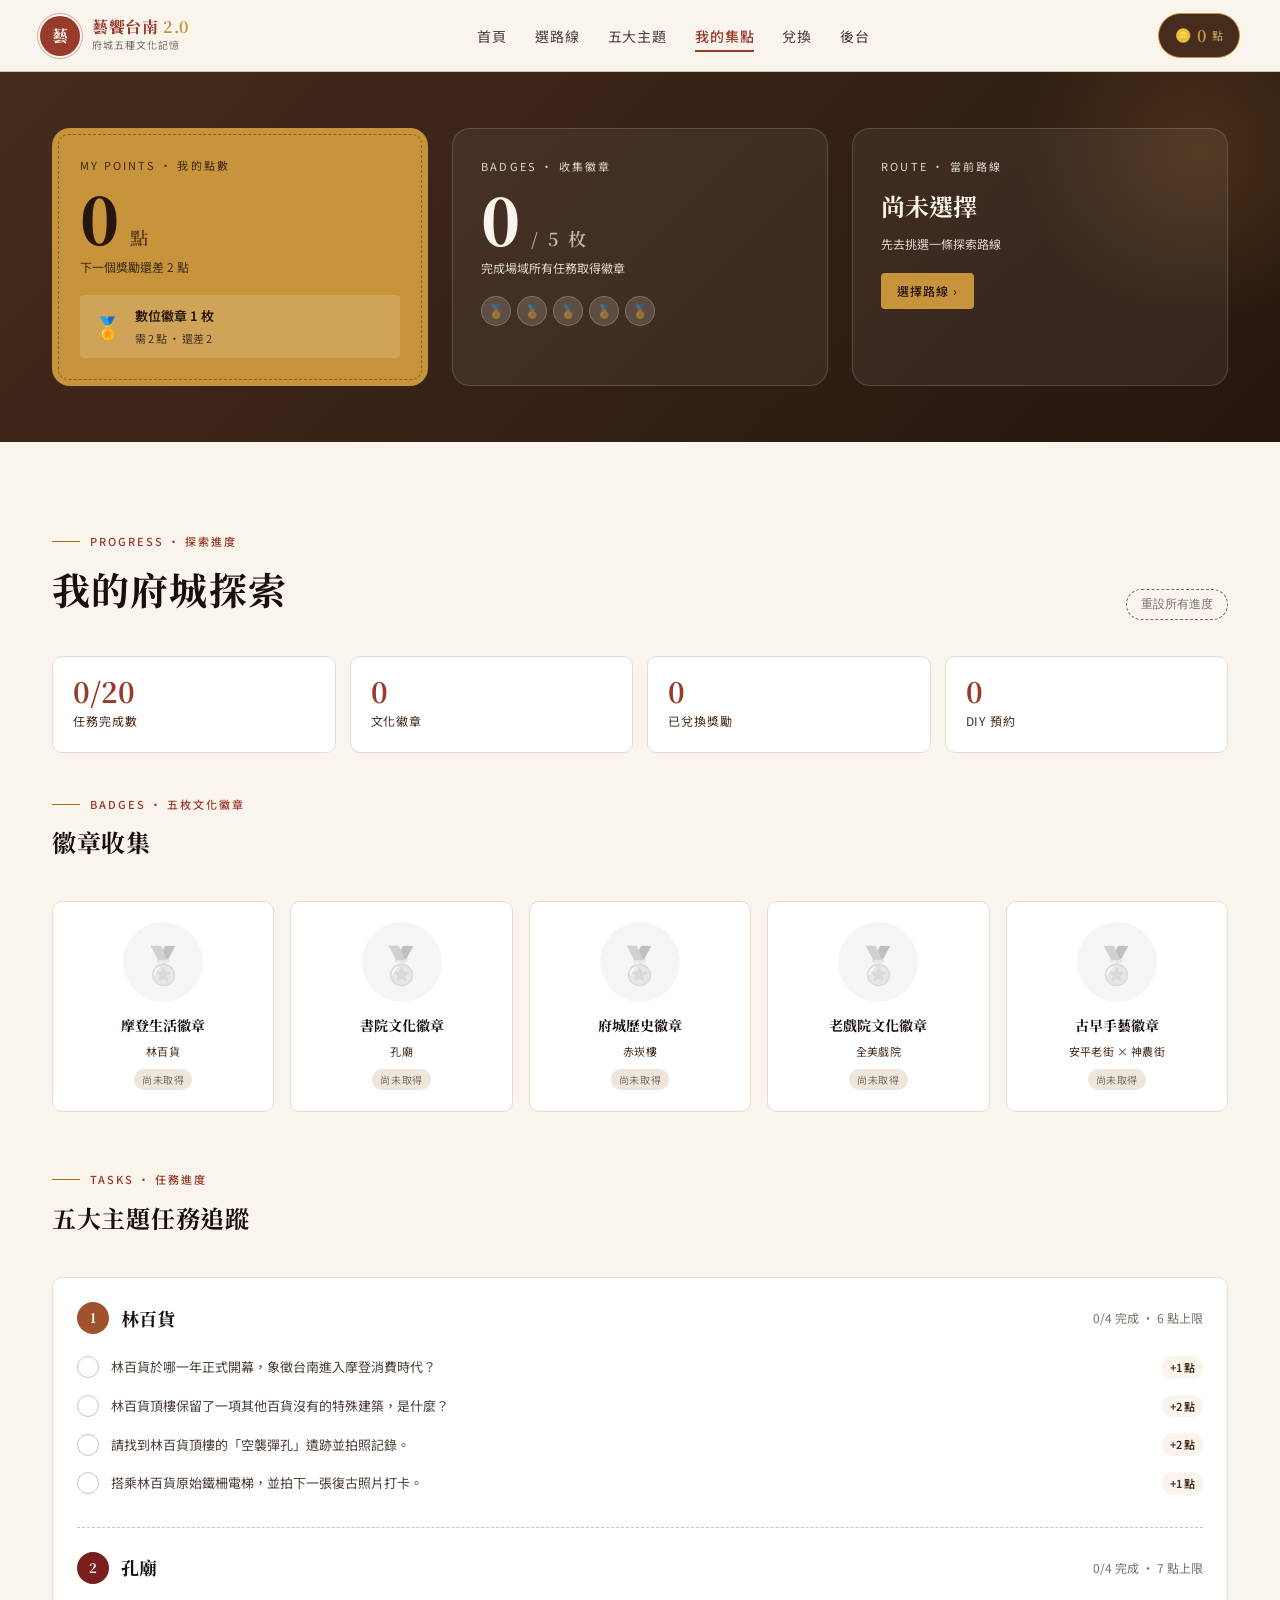
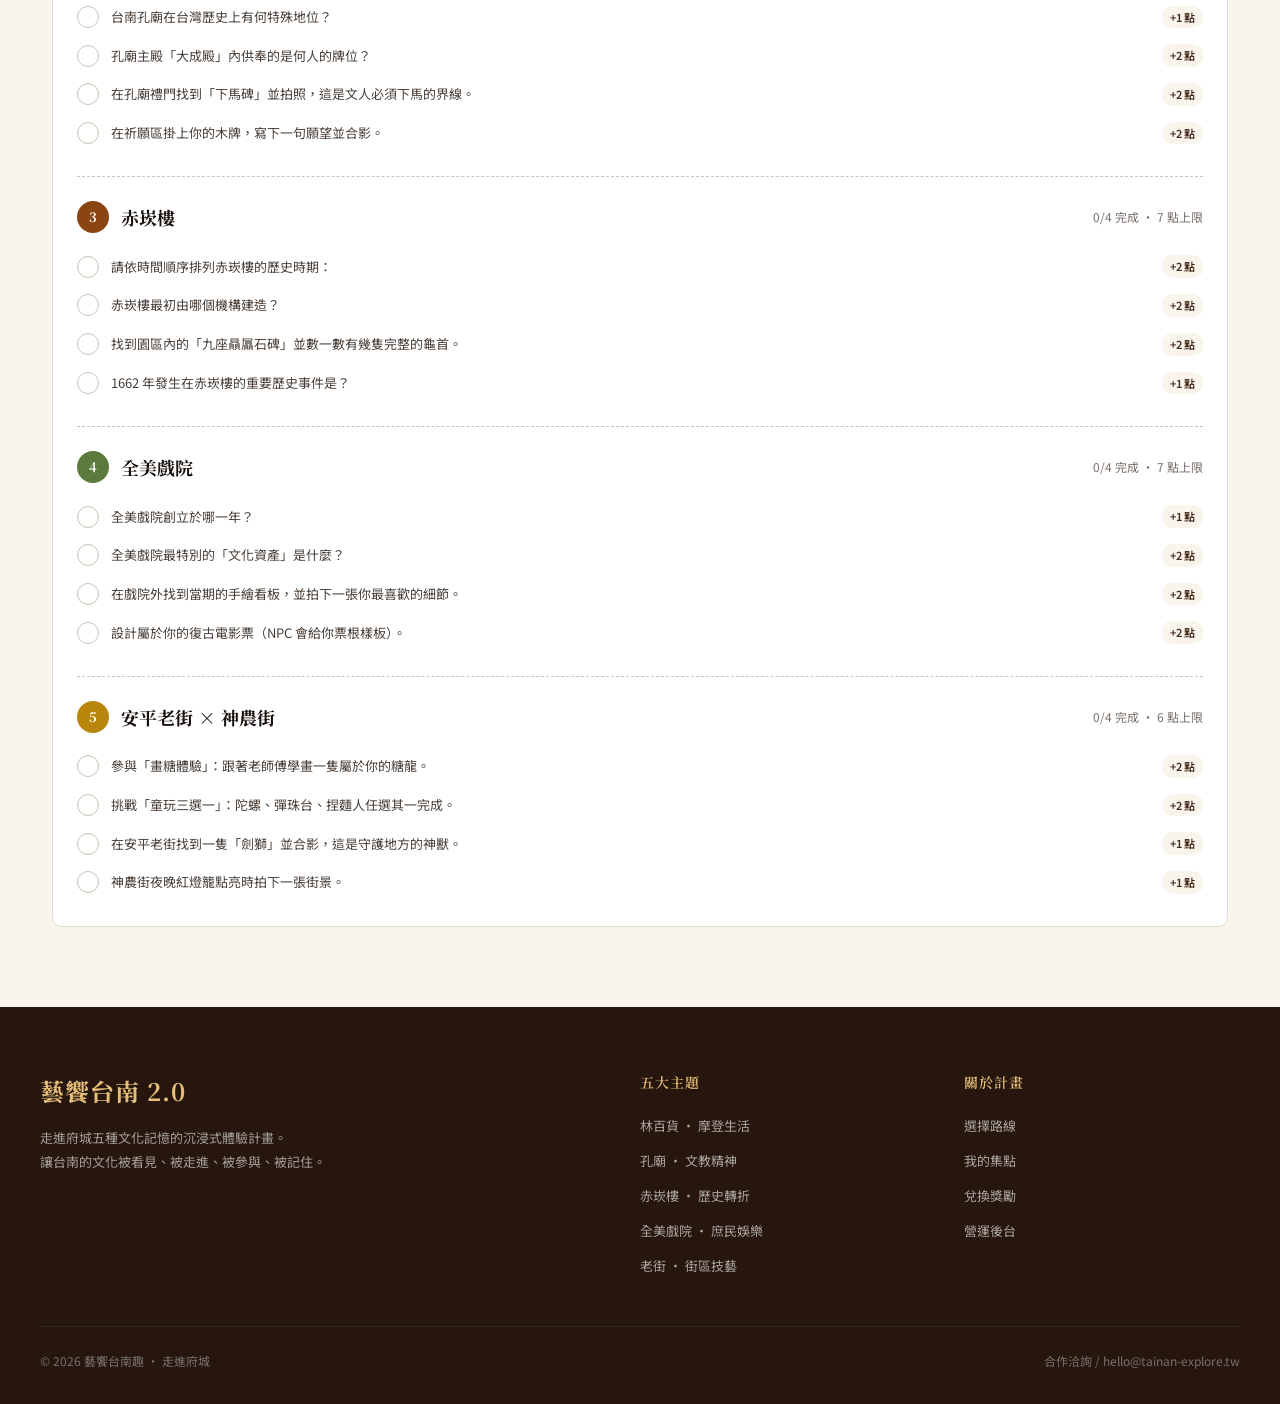
<file: points.html>
<!DOCTYPE html>
<html lang="zh-TW">
<head>
<meta charset="UTF-8">
<meta name="viewport" content="width=device-width, initial-scale=1.0">
<title>我的集點 — 藝饗台南 2.0</title>
<link rel="stylesheet" href="style.css">
<style>
.page-hero {
  background: linear-gradient(135deg, var(--coffee), var(--coffee-dark));
  color: var(--cream);
  padding: 56px 0 56px;
  position: relative; overflow: hidden;
}
.page-hero::before {
  content: ''; position: absolute;
  top: -100px; right: -100px;
  width: 360px; height: 360px;
  background: radial-gradient(circle, oklch(70% 0.12 78 / 0.18), transparent 70%);
}

.points-hero {
  display: grid; grid-template-columns: 1fr 1fr 1fr; gap: 24px;
  position: relative; z-index: 1;
}
@media (max-width: 800px) { .points-hero { grid-template-columns: 1fr; } }

.score-card {
  background: oklch(100% 0 0 / 0.06);
  border: 1px solid oklch(100% 0 0 / 0.15);
  border-radius: var(--radius-lg);
  padding: 28px;
}
.score-card.primary {
  background: var(--gold);
  color: var(--coffee-dark);
  border: none;
  position: relative;
  overflow: hidden;
}
.score-card.primary::before {
  content: ''; position: absolute;
  inset: 6px;
  border: 1px dashed var(--coffee-dark);
  border-radius: var(--radius-md);
  pointer-events: none;
  opacity: 0.4;
}
.score-eyebrow {
  font-size: 11px; letter-spacing: 0.2em;
  opacity: 0.85; margin-bottom: 10px;
}
.score-big {
  font-family: var(--font-serif);
  font-size: 64px; font-weight: 900;
  line-height: 1;
  letter-spacing: 0.04em;
  display: flex; align-items: baseline; gap: 8px;
}
.score-big small { font-size: 18px; font-weight: 600; opacity: 0.7; }
.score-sub { font-size: 12px; opacity: 0.85; margin-top: 8px; }

.next-reward {
  display: flex; align-items: center; gap: 14px;
  margin-top: 18px;
  background: oklch(100% 0 0 / 0.15);
  border-radius: var(--radius-sm);
  padding: 10px 14px;
}
.next-reward-icon { font-size: 22px; }
.next-reward-info { flex: 1; min-width: 0; }
.next-reward-name { font-size: 13px; font-weight: 600; }
.next-reward-need { font-size: 11px; opacity: 0.8; margin-top: 2px; }

/* Badges */
.badges-wrap {
  display: grid; grid-template-columns: repeat(5, 1fr); gap: 16px;
}
@media (max-width: 900px) { .badges-wrap { grid-template-columns: repeat(3, 1fr); } }
@media (max-width: 520px) { .badges-wrap { grid-template-columns: repeat(2, 1fr); } }
.badge-card {
  background: white;
  border-radius: var(--radius-md);
  border: 1px solid var(--border-soft);
  padding: 20px;
  text-align: center;
  position: relative;
  transition: transform 0.2s;
}
.badge-card.earned {
  border-color: var(--gold);
  background: linear-gradient(180deg, var(--cream), white);
  box-shadow: 0 4px 12px oklch(70% 0.12 78 / 0.2);
}
.badge-medal {
  width: 80px; height: 80px;
  margin: 0 auto 12px;
  border-radius: 50%;
  background: var(--cream-mid);
  display: flex; align-items: center; justify-content: center;
  font-size: 36px;
  filter: grayscale(1) opacity(0.4);
  position: relative;
}
.badge-card.earned .badge-medal {
  background: linear-gradient(135deg, var(--gold), var(--gold-deep));
  filter: none;
  box-shadow: 0 4px 12px oklch(0% 0 0 / 0.2);
}
.badge-card.earned .badge-medal::after {
  content: ''; position: absolute; inset: -4px;
  border: 2px solid var(--brick);
  border-radius: 50%;
  opacity: 0.3;
}
.badge-name {
  font-family: var(--font-serif);
  font-size: 14px; font-weight: 700;
  color: var(--ink); margin-bottom: 4px;
}
.badge-spot { font-size: 11px; color: var(--coffee); letter-spacing: 0.04em; }
.badge-status {
  font-size: 10px;
  margin-top: 8px;
  padding: 2px 8px;
  border-radius: 10px;
  display: inline-block;
  letter-spacing: 0.06em;
}
.badge-status.locked { background: var(--cream-mid); color: var(--ink-mute); }
.badge-status.earned { background: var(--green); color: white; }

/* Task list */
.task-list-wrap {
  background: white;
  border-radius: var(--radius-md);
  padding: 24px;
  border: 1px solid var(--border-soft);
}
.tl-spot {
  margin-bottom: 24px;
  padding-bottom: 24px;
  border-bottom: 1px dashed var(--border);
}
.tl-spot:last-child { margin-bottom: 0; padding-bottom: 0; border: none; }
.tl-spot-head {
  display: flex; align-items: center; gap: 12px;
  margin-bottom: 14px;
}
.tl-spot-num {
  width: 32px; height: 32px;
  border-radius: 50%;
  display: flex; align-items: center; justify-content: center;
  font-family: var(--font-serif); font-weight: 700; font-size: 13px;
  color: white;
  flex-shrink: 0;
}
.tl-spot-name { font-family: var(--font-serif); font-size: 18px; font-weight: 700; }
.tl-spot-progress { font-size: 12px; color: var(--ink-mute); margin-left: auto; }
.tl-task-row {
  display: flex; align-items: center; gap: 12px;
  padding: 8px 0;
  font-size: 13px;
}
.tl-check {
  width: 22px; height: 22px;
  border-radius: 50%;
  border: 1.5px solid var(--border);
  display: flex; align-items: center; justify-content: center;
  flex-shrink: 0;
  font-size: 12px;
  color: white;
}
.tl-check.done { background: var(--green); border-color: var(--green); }
.tl-q { flex: 1; color: var(--ink-soft); }
.tl-q.done { text-decoration: line-through; color: var(--ink-mute); }
.tl-pts {
  background: var(--cream); padding: 2px 8px;
  border-radius: 10px;
  font-size: 11px;
  color: var(--coffee);
  font-weight: 600;
}

/* Stat row */
.stats-row {
  display: grid;
  grid-template-columns: repeat(4, 1fr);
  gap: 14px;
  margin-bottom: 32px;
}
@media (max-width: 800px) { .stats-row { grid-template-columns: repeat(2, 1fr); } }
.stat-cell {
  background: white;
  border-radius: var(--radius-md);
  padding: 20px;
  border: 1px solid var(--border-soft);
}
.stat-num { font-family: var(--font-serif); font-size: 28px; font-weight: 700; color: var(--brick); line-height: 1; }
.stat-label { font-size: 12px; color: var(--coffee); letter-spacing: 0.08em; margin-top: 6px; }

/* Reset button */
.reset-btn {
  background: transparent;
  border: 1px dashed var(--ink-mute);
  color: var(--ink-mute);
  font-size: 12px;
  padding: 6px 14px;
  border-radius: 20px;
  cursor: pointer;
  margin-left: 10px;
}
.reset-btn:hover { border-color: var(--brick); color: var(--brick); }
</style>
</head>
<body>

<div id="nav-mount"></div>

<section class="page-hero">
  <div class="container">
    <div class="points-hero">
      <div class="score-card primary">
        <div class="score-eyebrow">MY POINTS · 我的點數</div>
        <div class="score-big" id="points-big">0<small>點</small></div>
        <div class="score-sub" id="points-sub">尚未開始累積</div>
        <div class="next-reward" id="next-reward"></div>
      </div>
      <div class="score-card">
        <div class="score-eyebrow">BADGES · 收集徽章</div>
        <div class="score-big" id="badges-big">0<small>/ 5 枚</small></div>
        <div class="score-sub">完成場域所有任務取得徽章</div>
        <div style="margin-top:18px; display:flex; gap:6px;" id="badges-strip"></div>
      </div>
      <div class="score-card">
        <div class="score-eyebrow">ROUTE · 當前路線</div>
        <div id="route-big" style="margin-top:6px;">
          <div style="font-family:var(--font-serif); font-size:24px; font-weight:700;" id="route-name">尚未選擇</div>
          <div class="score-sub" id="route-detail">先去挑選一條探索路線</div>
        </div>
        <a id="route-cta" href="routes.html" class="btn btn-gold btn-sm" style="margin-top:18px;">選擇路線 ›</a>
      </div>
    </div>
  </div>
</section>

<section class="section">
  <div class="container">
    <div class="section-header">
      <div>
        <div class="section-eyebrow">PROGRESS · 探索進度</div>
        <h2 class="section-title">我的府城探索</h2>
      </div>
      <button class="reset-btn" onclick="resetAll()">重設所有進度</button>
    </div>

    <div class="stats-row" id="stats-row"></div>

    <div class="section-header" style="margin-top:32px;">
      <div>
        <div class="section-eyebrow">BADGES · 五枚文化徽章</div>
        <h2 class="section-title" style="font-size:24px;">徽章收集</h2>
      </div>
    </div>
    <div class="badges-wrap" id="badges-wrap"></div>

    <div class="section-header" style="margin-top:48px;">
      <div>
        <div class="section-eyebrow">TASKS · 任務進度</div>
        <h2 class="section-title" style="font-size:24px;">五大主題任務追蹤</h2>
      </div>
    </div>
    <div class="task-list-wrap" id="task-list-wrap"></div>
  </div>
</section>

<div id="footer-mount"></div>

<script src="app.js"></script>
<script>
document.getElementById('nav-mount').innerHTML = APP.renderNav('points');
document.getElementById('footer-mount').innerHTML = APP.renderFooter();

function render() {
  const s = APP.loadState();

  document.getElementById('points-big').innerHTML = `${s.points}<small>點</small>`;

  const next = APP.getNextReward();
  if (next) {
    document.getElementById('points-sub').textContent = `下一個獎勵還差 ${next.cost - s.points} 點`;
    document.getElementById('next-reward').innerHTML = `
      <div class="next-reward-icon">${next.icon}</div>
      <div class="next-reward-info">
        <div class="next-reward-name">${next.name}</div>
        <div class="next-reward-need">需 ${next.cost} 點 · 還差 ${next.cost - s.points}</div>
      </div>
    `;
  } else {
    document.getElementById('points-sub').textContent = '所有獎勵都已可兌換！';
    document.getElementById('next-reward').innerHTML = `
      <div class="next-reward-icon">🏆</div>
      <div class="next-reward-info">
        <div class="next-reward-name">已達最高兌換門檻</div>
        <div class="next-reward-need">前往兌換你最想要的獎勵吧</div>
      </div>
    `;
  }

  const badgeCount = Object.keys(s.badges).length;
  document.getElementById('badges-big').innerHTML = `${badgeCount}<small>/ 5 枚</small>`;
  document.getElementById('badges-strip').innerHTML = APP.SPOTS.map(sp => `
    <div title="${sp.badge}" style="width:30px; height:30px; border-radius:50%; background:${s.badges[sp.id] ? 'var(--coffee-dark)':'oklch(100% 0 0 / 0.15)'}; color:${s.badges[sp.id] ? 'var(--gold)':'oklch(100% 0 0 / 0.4)'}; display:flex; align-items:center; justify-content:center; font-size:13px; border:1px solid oklch(100% 0 0 / 0.2);">🏅</div>
  `).join('');

  if (s.selectedRoute) {
    const r = APP.getRoute(s.selectedRoute);
    document.getElementById('route-name').textContent = r.name;
    document.getElementById('route-detail').textContent = `${r.spots.length} 個場域 · ${r.duration}`;
    document.getElementById('route-cta').textContent = '查看場域 →';
    document.getElementById('route-cta').href = 'explore.html';
  } else {
    document.getElementById('route-name').textContent = '尚未選擇';
    document.getElementById('route-detail').textContent = '先去挑選一條探索路線';
  }

  // Stats
  const totalTasks = APP.SPOTS.reduce((sum, sp) => sum + APP.TASKS[sp.id].length, 0);
  const doneTasks = APP.SPOTS.reduce((sum, sp) => sum + APP.getCompletedCount(sp.id), 0);
  const redeemed = s.redeemed.length;
  const diy = s.diyBookings.length;
  document.getElementById('stats-row').innerHTML = `
    <div class="stat-cell"><div class="stat-num">${doneTasks}/${totalTasks}</div><div class="stat-label">任務完成數</div></div>
    <div class="stat-cell"><div class="stat-num">${badgeCount}</div><div class="stat-label">文化徽章</div></div>
    <div class="stat-cell"><div class="stat-num">${redeemed}</div><div class="stat-label">已兌換獎勵</div></div>
    <div class="stat-cell"><div class="stat-num">${diy}</div><div class="stat-label">DIY 預約</div></div>
  `;

  // Badges grid
  document.getElementById('badges-wrap').innerHTML = APP.SPOTS.map(sp => {
    const earned = !!s.badges[sp.id];
    return `
      <div class="badge-card ${earned ? 'earned' : ''}">
        <div class="badge-medal">🏅</div>
        <div class="badge-name">${sp.badge}</div>
        <div class="badge-spot">${sp.name}</div>
        <div class="badge-status ${earned ? 'earned' : 'locked'}">${earned ? '✓ 已取得' : '尚未取得'}</div>
      </div>
    `;
  }).join('');

  // Task list
  document.getElementById('task-list-wrap').innerHTML = APP.SPOTS.map((sp, i) => {
    const tasks = APP.TASKS[sp.id];
    const done = APP.getCompletedCount(sp.id);
    return `
      <div class="tl-spot">
        <div class="tl-spot-head">
          <div class="tl-spot-num" style="background:${sp.color};">${i+1}</div>
          <div class="tl-spot-name">${sp.name}</div>
          <div class="tl-spot-progress">${done}/${tasks.length} 完成 · ${tasks.reduce((a,t)=>a+t.points,0)} 點上限</div>
        </div>
        ${tasks.map((t, ti) => {
          const isDone = !!s.completedTasks[`${sp.id}-${ti}`];
          return `
            <div class="tl-task-row">
              <div class="tl-check ${isDone ? 'done' : ''}">${isDone ? '✓' : ''}</div>
              <div class="tl-q ${isDone ? 'done' : ''}">${t.q}</div>
              <div class="tl-pts">+${t.points} 點</div>
            </div>
          `;
        }).join('')}
      </div>
    `;
  }).join('');
}

function resetAll() {
  if (confirm('確定要重設所有進度嗎？此操作無法復原。')) {
    APP.resetState();
    render();
  }
}
window.resetAll = resetAll;

render();
document.addEventListener('state-changed', () => {
  document.getElementById('nav-mount').innerHTML = APP.renderNav('points');
  render();
});
</script>

</body>
</html>
</file>
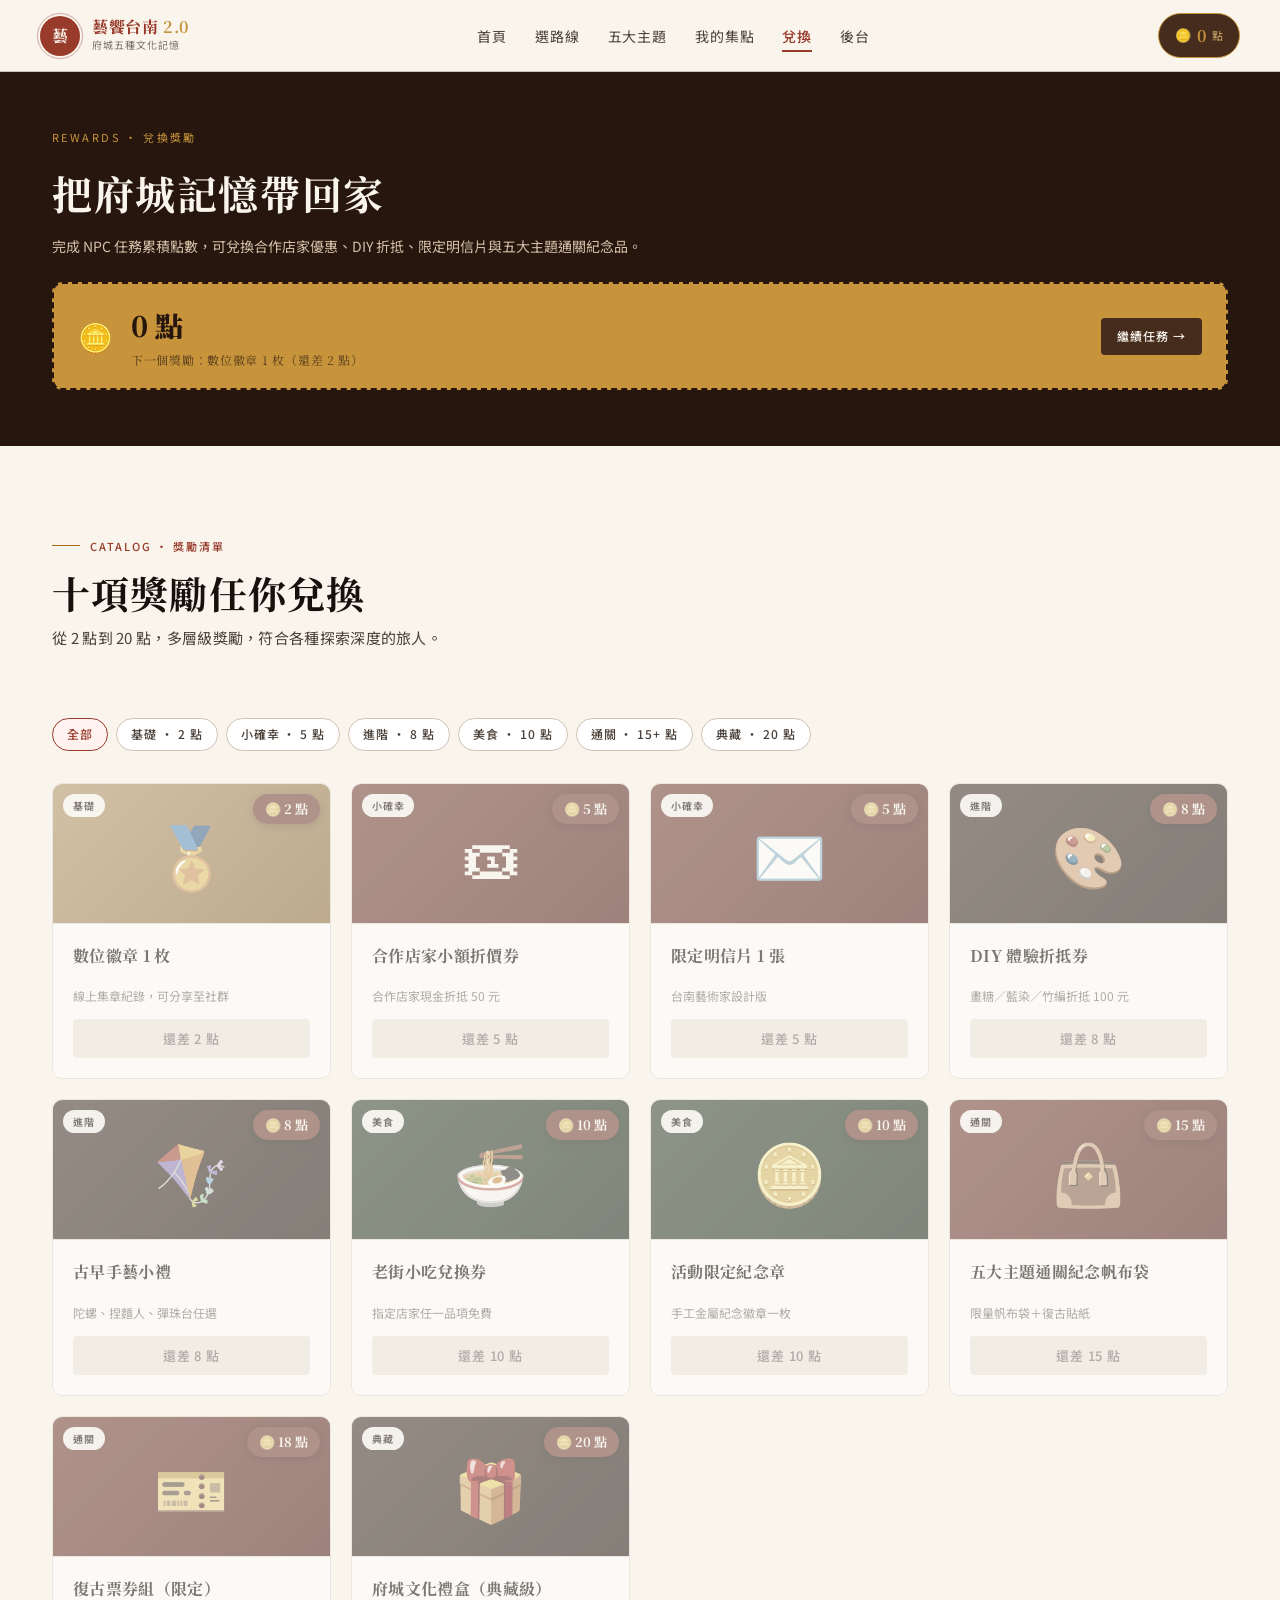
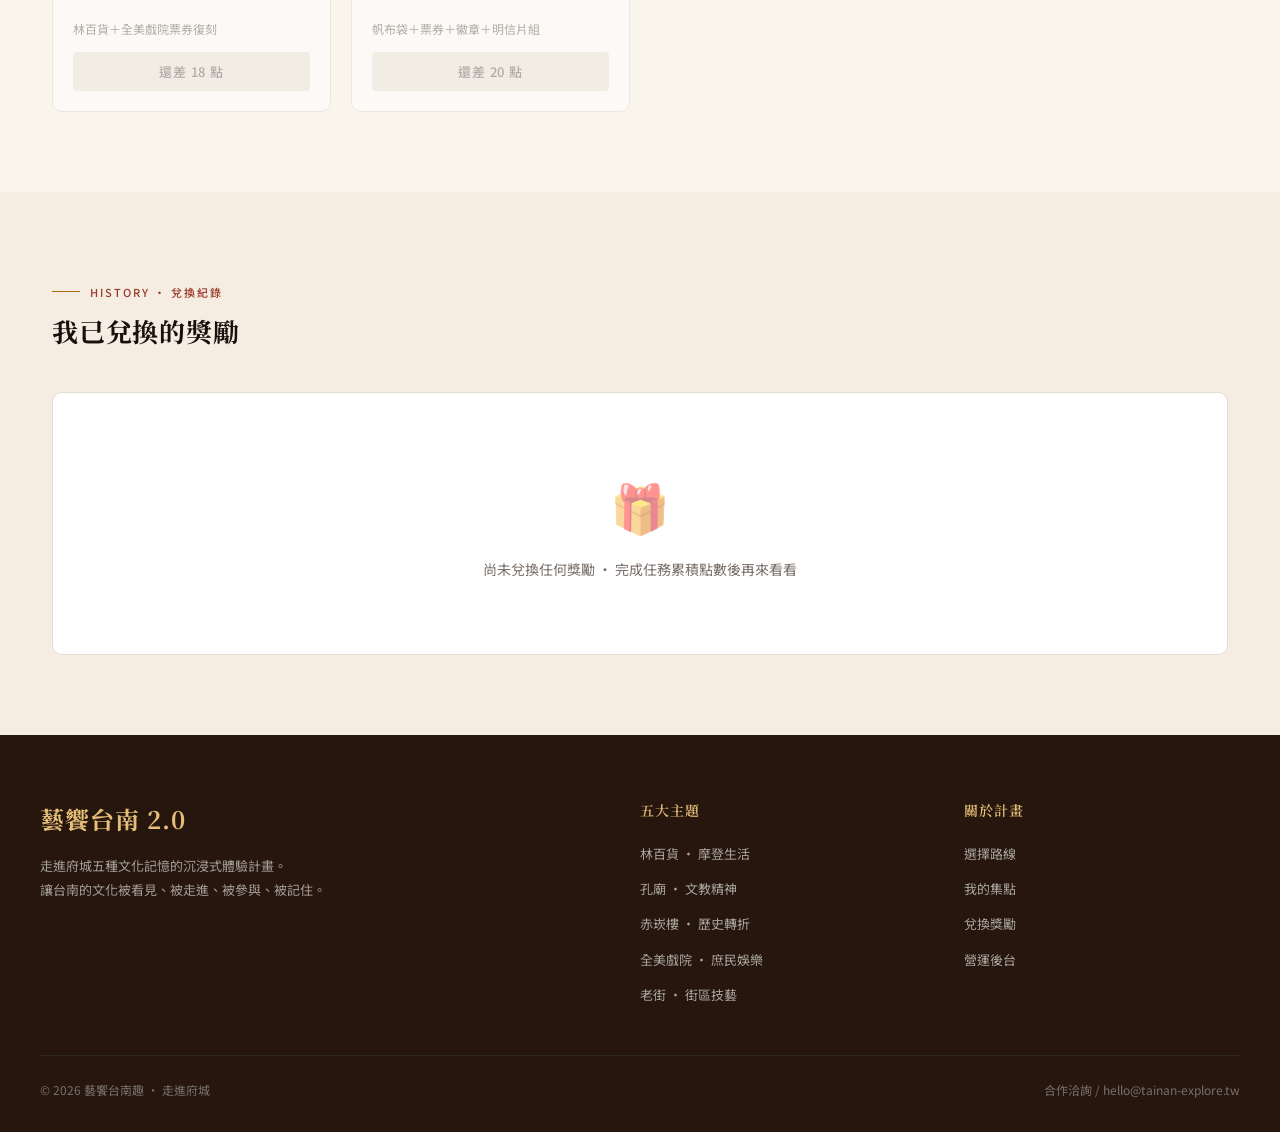
<file: rewards.html>
<!DOCTYPE html>
<html lang="zh-TW">
<head>
<meta charset="UTF-8">
<meta name="viewport" content="width=device-width, initial-scale=1.0">
<title>兌換獎勵 — 藝饗台南 2.0</title>
<link rel="stylesheet" href="style.css">
<style>
.page-hero {
  background: var(--coffee-dark);
  color: var(--cream);
  padding: 56px 0 56px;
}
.page-hero h1 { font-family: var(--font-serif); font-size: clamp(28px,4vw,40px); letter-spacing: 0.04em; margin-bottom: 8px; }
.page-hero .lead { font-size: 14px; color: oklch(82% 0.04 75); max-width: 600px; }
.page-hero .eyebrow { font-size: 11px; letter-spacing: 0.22em; color: var(--gold); margin-bottom: 12px; }

.points-bar {
  background: var(--gold);
  color: var(--coffee-dark);
  border-radius: var(--radius-md);
  padding: 18px 24px;
  margin: 24px 0 0;
  display: flex; align-items: center; gap: 18px;
  font-family: var(--font-serif);
  border: 2px dashed var(--coffee-dark);
}
.points-bar-icon { font-size: 28px; }
.points-bar-text { flex: 1; }
.points-bar-num { font-size: 28px; font-weight: 900; }
.points-bar-label { font-size: 12px; opacity: 0.7; letter-spacing: 0.06em; }

/* Tier filter */
.tier-filter {
  display: flex; gap: 8px; flex-wrap: wrap;
  margin-bottom: 32px;
}

/* Reward grid */
.reward-grid {
  display: grid;
  grid-template-columns: repeat(auto-fill, minmax(260px, 1fr));
  gap: 20px;
}
.reward-card {
  background: white;
  border-radius: var(--radius-md);
  border: 1px solid var(--border-soft);
  position: relative;
  overflow: hidden;
  display: flex; flex-direction: column;
  transition: transform 0.2s, box-shadow 0.2s;
}
.reward-card:hover { transform: translateY(-3px); box-shadow: var(--shadow-md); }
.reward-card.unavailable { opacity: 0.55; filter: saturate(0.5); }
.reward-card.unavailable:hover { transform: none; box-shadow: none; }

.reward-img {
  height: 140px;
  background: linear-gradient(135deg, var(--cream-dark), var(--cream-mid));
  position: relative;
  display: flex; align-items: center; justify-content: center;
  font-size: 60px;
  border-bottom: 1px solid var(--border-soft);
}
.reward-img.coffee { background: linear-gradient(135deg, oklch(35% 0.04 50), oklch(25% 0.03 45)); color: var(--gold); }
.reward-img.brick { background: linear-gradient(135deg, var(--brick), var(--brick-deep)); color: var(--cream); }
.reward-img.gold { background: linear-gradient(135deg, var(--gold), var(--gold-deep)); color: var(--coffee-dark); }
.reward-img.green { background: linear-gradient(135deg, var(--green), var(--green-deep)); color: var(--cream); }

.reward-cost {
  position: absolute; top: 10px; right: 10px;
  background: var(--brick); color: var(--cream);
  font-family: var(--font-serif); font-weight: 700;
  padding: 4px 12px;
  border-radius: 20px;
  font-size: 13px;
  display: flex; align-items: center; gap: 4px;
  box-shadow: 0 2px 8px oklch(0% 0 0 / 0.25);
}

.reward-tier-badge {
  position: absolute; top: 10px; left: 10px;
  background: oklch(100% 0 0 / 0.92); color: var(--coffee-dark);
  font-size: 10px; font-weight: 600;
  padding: 3px 10px;
  border-radius: 12px;
  letter-spacing: 0.08em;
}

.reward-body {
  padding: 18px 20px 20px;
  display: flex; flex-direction: column;
  flex: 1;
}
.reward-name {
  font-family: var(--font-serif);
  font-size: 16px; font-weight: 700;
  color: var(--ink);
  margin-bottom: 6px;
  letter-spacing: 0.02em;
  min-height: 2.4em;
}
.reward-desc { font-size: 12px; color: var(--ink-mute); line-height: 1.6; flex: 1; margin-bottom: 14px; }
.reward-cta {
  width: 100%;
  font-size: 13px;
  padding: 10px;
  border-radius: var(--radius-sm);
  font-weight: 500;
  letter-spacing: 0.06em;
  cursor: pointer;
  border: none;
  font-family: inherit;
  transition: all 0.2s;
}
.reward-cta.available {
  background: var(--brick); color: var(--cream);
}
.reward-cta.available:hover { background: var(--brick-deep); }
.reward-cta.disabled {
  background: var(--cream-mid);
  color: var(--ink-mute);
  cursor: not-allowed;
}

/* Redeemed list */
.redeemed-list {
  background: white;
  border-radius: var(--radius-md);
  padding: 24px;
  border: 1px solid var(--border-soft);
}
.redeemed-row {
  display: flex; align-items: center; gap: 14px;
  padding: 14px 0;
  border-bottom: 1px dashed var(--border);
}
.redeemed-row:last-child { border: none; }
.redeemed-icon { font-size: 24px; }
.redeemed-info { flex: 1; }
.redeemed-name { font-family: var(--font-serif); font-size: 14px; font-weight: 700; }
.redeemed-time { font-size: 11px; color: var(--ink-mute); margin-top: 2px; }
.redeemed-coupon {
  font-family: monospace;
  background: var(--cream);
  padding: 6px 12px;
  border-radius: var(--radius-sm);
  font-size: 12px;
  letter-spacing: 0.08em;
  color: var(--coffee);
  border: 1px dashed var(--coffee);
}

.empty-state {
  text-align: center;
  padding: 48px 20px;
  color: var(--ink-mute);
  font-size: 14px;
}
.empty-state-icon { font-size: 48px; margin-bottom: 12px; opacity: 0.5; }
</style>
</head>
<body>

<div id="nav-mount"></div>

<section class="page-hero">
  <div class="container">
    <div class="eyebrow">REWARDS · 兌換獎勵</div>
    <h1>把府城記憶帶回家</h1>
    <p class="lead">完成 NPC 任務累積點數，可兌換合作店家優惠、DIY 折抵、限定明信片與五大主題通關紀念品。</p>
    <div class="points-bar">
      <div class="points-bar-icon">🪙</div>
      <div class="points-bar-text">
        <div class="points-bar-num" id="my-points">0 點</div>
        <div class="points-bar-label" id="my-points-sub">尚未開始</div>
      </div>
      <a href="task.html" class="btn btn-coffee btn-sm">繼續任務 →</a>
    </div>
  </div>
</section>

<section class="section">
  <div class="container">
    <div class="section-header">
      <div>
        <div class="section-eyebrow">CATALOG · 獎勵清單</div>
        <h2 class="section-title">十項獎勵任你兌換</h2>
        <p class="section-subtitle">從 2 點到 20 點，多層級獎勵，符合各種探索深度的旅人。</p>
      </div>
    </div>

    <div class="tier-filter" id="tier-filter">
      <span class="tag active" data-tier="all">全部</span>
      <span class="tag" data-tier="基礎">基礎 · 2 點</span>
      <span class="tag" data-tier="小確幸">小確幸 · 5 點</span>
      <span class="tag" data-tier="進階">進階 · 8 點</span>
      <span class="tag" data-tier="美食">美食 · 10 點</span>
      <span class="tag" data-tier="通關">通關 · 15+ 點</span>
      <span class="tag" data-tier="典藏">典藏 · 20 點</span>
    </div>

    <div class="reward-grid" id="reward-grid"></div>
  </div>
</section>

<!-- Redeemed history -->
<section class="section section-tinted">
  <div class="container">
    <div class="section-header">
      <div>
        <div class="section-eyebrow">HISTORY · 兌換紀錄</div>
        <h2 class="section-title" style="font-size:26px;">我已兌換的獎勵</h2>
      </div>
    </div>
    <div class="redeemed-list" id="redeemed-list"></div>
  </div>
</section>

<div id="modal-mount"></div>
<div id="footer-mount"></div>

<script src="app.js"></script>
<script>
document.getElementById('nav-mount').innerHTML = APP.renderNav('rewards');
document.getElementById('footer-mount').innerHTML = APP.renderFooter();

let filterTier = 'all';

function tierClass(t) {
  return ({基礎:'gold', 小確幸:'brick', 進階:'coffee', 美食:'green', 通關:'brick', 典藏:'coffee'})[t] || 'gold';
}

function render() {
  const s = APP.loadState();

  document.getElementById('my-points').textContent = `${s.points} 點`;
  const next = APP.getNextReward();
  document.getElementById('my-points-sub').textContent = next
    ? `下一個獎勵：${next.name}（還差 ${next.cost - s.points} 點）`
    : '所有獎勵皆已可兌換';

  // Filter
  const items = APP.REWARDS.filter(r => filterTier === 'all' || r.tier === filterTier);
  document.getElementById('reward-grid').innerHTML = items.map(r => {
    const can = s.points >= r.cost;
    return `
      <div class="reward-card ${can ? '' : 'unavailable'}">
        <div class="reward-img ${tierClass(r.tier)}">
          ${r.icon}
          <div class="reward-tier-badge">${r.tier}</div>
          <div class="reward-cost">🪙 ${r.cost} 點</div>
        </div>
        <div class="reward-body">
          <div class="reward-name">${r.name}</div>
          <div class="reward-desc">${r.desc}</div>
          <button class="reward-cta ${can ? 'available' : 'disabled'}" ${can ? `onclick="redeem('${r.id}')"` : 'disabled'}>
            ${can ? '立即兌換 →' : `還差 ${r.cost - s.points} 點`}
          </button>
        </div>
      </div>
    `;
  }).join('');

  // Redeemed history
  if (s.redeemed.length === 0) {
    document.getElementById('redeemed-list').innerHTML = `
      <div class="empty-state">
        <div class="empty-state-icon">🎁</div>
        尚未兌換任何獎勵 · 完成任務累積點數後再來看看
      </div>
    `;
  } else {
    document.getElementById('redeemed-list').innerHTML = s.redeemed
      .slice().reverse()
      .map(r => {
        const reward = APP.REWARDS.find(x => x.id === r.id);
        const code = generateCode(r.id, r.time);
        return `
          <div class="redeemed-row">
            <div class="redeemed-icon">${reward?.icon || '🎁'}</div>
            <div class="redeemed-info">
              <div class="redeemed-name">${r.name}</div>
              <div class="redeemed-time">${new Date(r.time).toLocaleString('zh-TW')}</div>
            </div>
            <div class="redeemed-coupon">CODE / ${code}</div>
          </div>
        `;
      }).join('');
  }
}

function generateCode(id, time) {
  const t = new Date(time).getTime().toString(36).slice(-5).toUpperCase();
  return `${id.toUpperCase()}-${t}`;
}

function redeem(rid) {
  const r = APP.REWARDS.find(x => x.id === rid);
  if (!r) return;
  if (!confirm(`確認兌換「${r.name}」？將扣除 ${r.cost} 點。`)) return;
  const result = APP.redeemReward(rid);
  if (result.ok) {
    showSuccessModal(r);
    render();
  } else {
    alert('點數不足');
  }
}
window.redeem = redeem;

function showSuccessModal(r) {
  const code = generateCode(r.id, new Date().toISOString());
  document.getElementById('modal-mount').innerHTML = `
    <div style="position:fixed; inset:0; z-index:1000; background:oklch(15% 0.01 50 / 0.7); display:flex; align-items:center; justify-content:center; padding:20px;" onclick="if(event.target===this){this.remove()}">
      <div style="background:white; border-radius:var(--radius-lg); max-width:460px; width:100%; padding:36px; text-align:center; box-shadow:var(--shadow-lg); animation:scaleIn 0.3s ease;">
        <div style="font-size:60px; margin-bottom:14px;">${r.icon}</div>
        <div style="font-size:11px; letter-spacing:0.2em; color:var(--brick); margin-bottom:6px;">REDEEMED · 兌換成功</div>
        <h3 style="font-family:var(--font-serif); font-size:22px; margin-bottom:10px;">${r.name}</h3>
        <p style="font-size:13px; color:var(--ink-soft); line-height:1.7; margin-bottom:18px;">
          請出示以下兌換碼至合作店家或服務台即可領取。<br>
          兌換紀錄已保存至「我的集點 → 兌換紀錄」。
        </p>
        <div style="background:var(--cream); border:2px dashed var(--brick); border-radius:var(--radius-sm); padding:18px; margin-bottom:20px;">
          <div style="font-size:10px; letter-spacing:0.2em; color:var(--coffee); margin-bottom:6px;">兌換碼</div>
          <div style="font-family:monospace; font-size:24px; font-weight:700; color:var(--brick); letter-spacing:0.1em;">${code}</div>
        </div>
        <button class="btn btn-primary btn-block" onclick="this.closest('div[style*=\\'position:fixed\\']').remove()">好的</button>
      </div>
    </div>
  `;
}

// Filter
document.querySelectorAll('.tier-filter .tag').forEach(t => {
  t.addEventListener('click', function() {
    document.querySelectorAll('.tier-filter .tag').forEach(x => x.classList.remove('active'));
    this.classList.add('active');
    filterTier = this.dataset.tier;
    render();
  });
});

render();
document.addEventListener('state-changed', () => {
  document.getElementById('nav-mount').innerHTML = APP.renderNav('rewards');
  render();
});
</script>

</body>
</html>
</file>
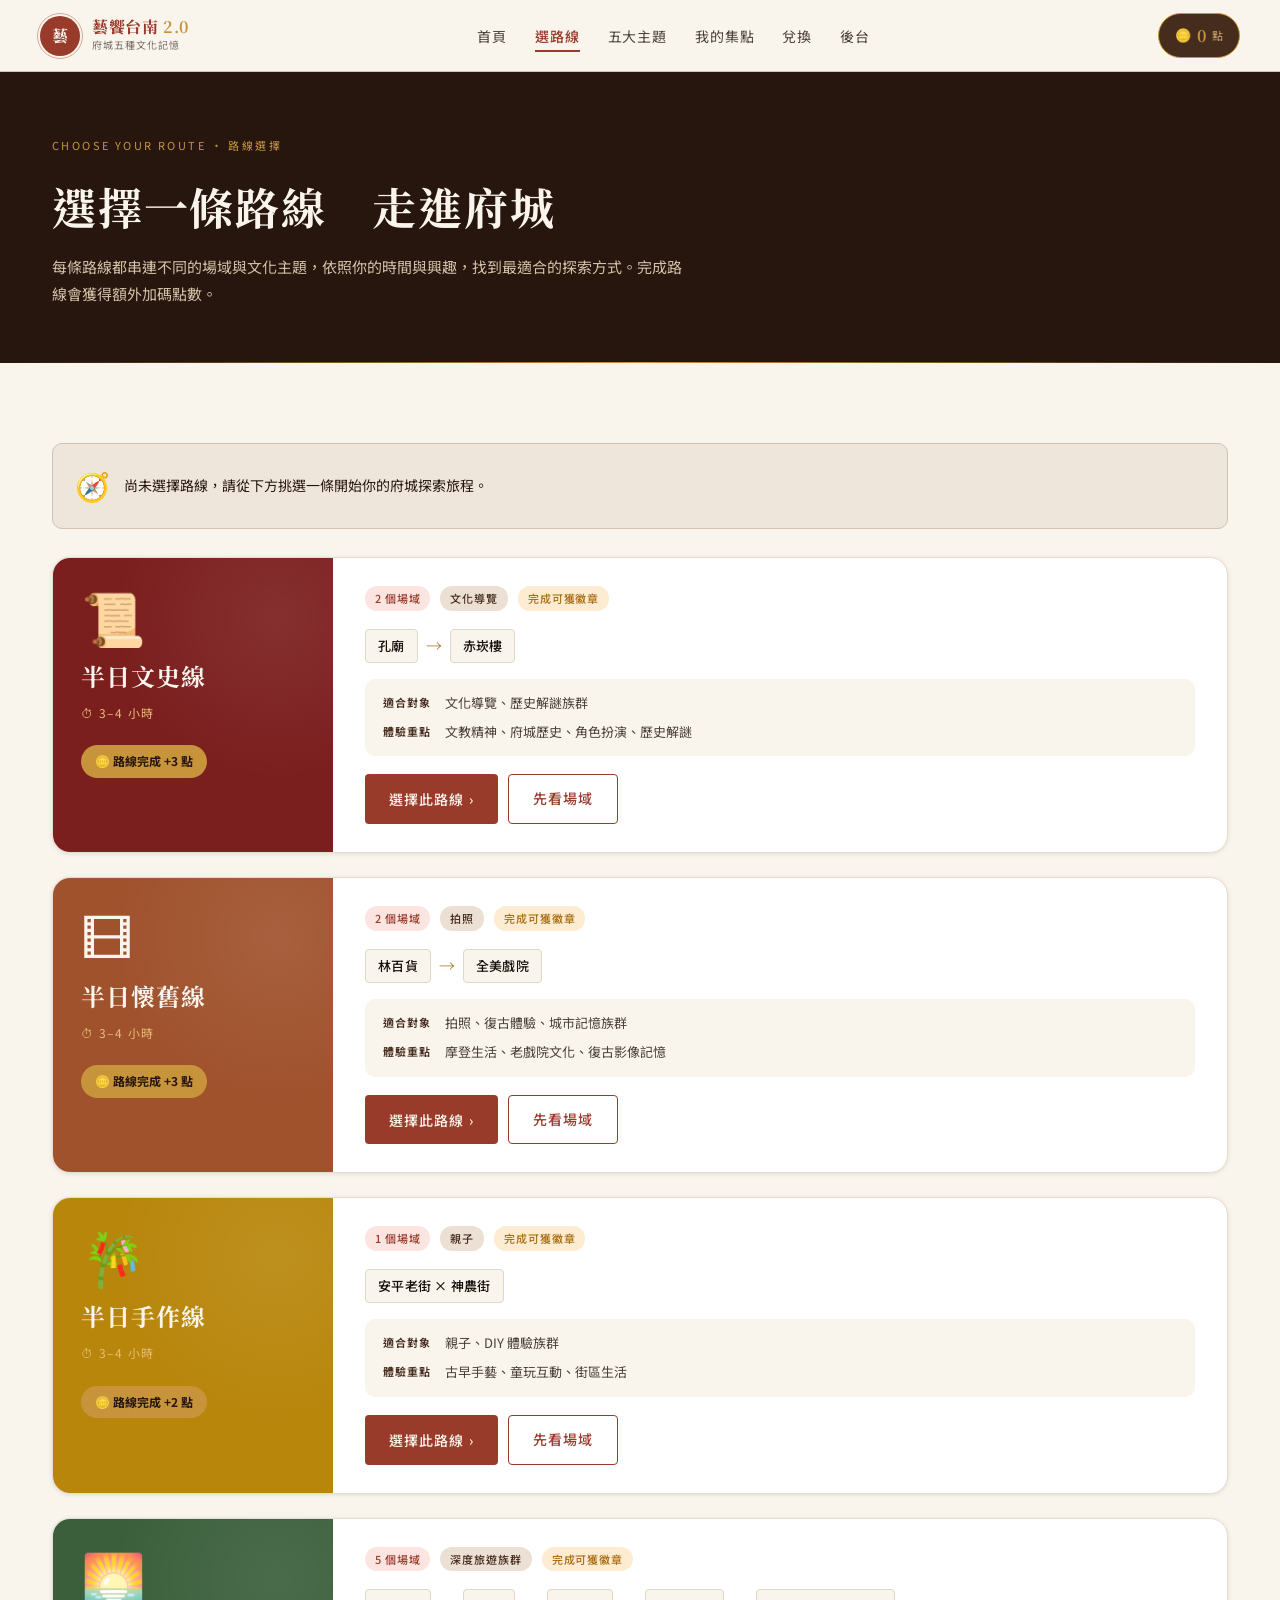
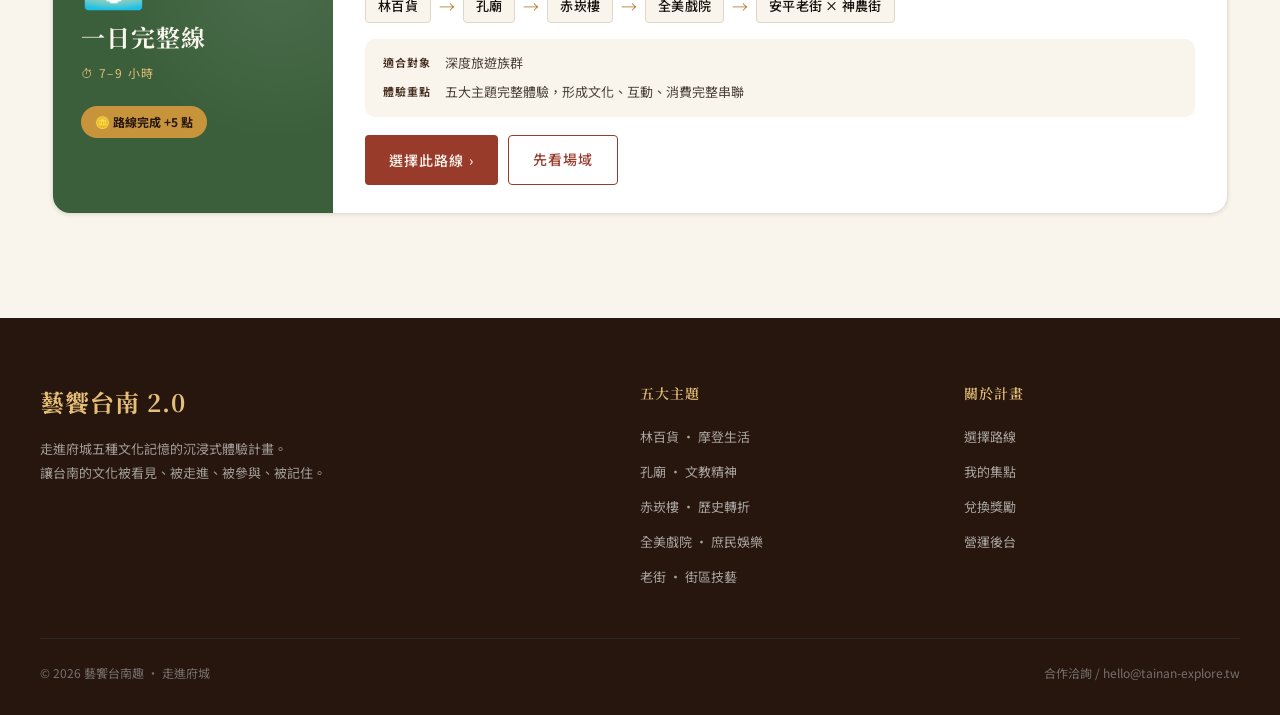
<file: routes.html>
<!DOCTYPE html>
<html lang="zh-TW">
<head>
<meta charset="UTF-8">
<meta name="viewport" content="width=device-width, initial-scale=1.0">
<title>選擇路線 — 藝饗台南 2.0</title>
<link rel="stylesheet" href="style.css">
<style>
.page-hero {
  background: var(--coffee-dark);
  color: var(--cream);
  padding: 64px 0 56px;
  position: relative;
  overflow: hidden;
}
.page-hero::after {
  content: ''; position: absolute; bottom: 0; left: 0; right: 0; height: 1px;
  background: linear-gradient(to right, transparent, var(--gold), transparent);
}
.page-hero h1 { font-family: var(--font-serif); font-size: clamp(28px,4vw,44px); margin-bottom: 10px; letter-spacing: 0.04em; }
.page-hero .lead { font-size: 15px; color: oklch(82% 0.04 75); max-width: 640px; line-height: 1.8; }
.page-hero .eyebrow { font-size: 11px; letter-spacing: 0.22em; color: var(--gold); margin-bottom: 14px; }

.route-card {
  background: white;
  border-radius: var(--radius-lg);
  border: 1px solid var(--border-soft);
  overflow: hidden;
  display: grid;
  grid-template-columns: 280px 1fr;
  margin-bottom: 24px;
  box-shadow: var(--shadow-sm);
  transition: box-shadow 0.25s;
}
.route-card:hover { box-shadow: var(--shadow-md); }
.route-card.selected { border-color: var(--brick); border-width: 2px; box-shadow: 0 0 0 4px oklch(48% 0.13 32 / 0.12); }
@media (max-width: 800px) { .route-card { grid-template-columns: 1fr; } }

.route-card-cover {
  background: var(--coffee);
  color: var(--cream);
  padding: 32px 28px;
  display: flex; flex-direction: column;
  position: relative; overflow: hidden;
}
.route-card-cover::before {
  content: ''; position: absolute; inset: 0;
  background: radial-gradient(circle at 80% 20%, oklch(100% 0 0 / 0.08), transparent 50%);
}
.route-card-cover-inner { position: relative; z-index: 1; }
.route-card-icon { font-size: 52px; margin-bottom: 14px; line-height: 1; }
.route-card-name {
  font-family: var(--font-serif);
  font-size: 24px; font-weight: 700;
  letter-spacing: 0.04em;
  margin-bottom: 6px;
}
.route-card-duration {
  font-size: 12px; letter-spacing: 0.12em;
  color: var(--gold-light);
  margin-bottom: 22px;
}
.route-card-bonus {
  display: inline-flex; align-items: center; gap: 6px;
  background: var(--gold);
  color: var(--coffee-dark);
  padding: 6px 14px;
  border-radius: 20px;
  font-size: 12px; font-weight: 700;
  align-self: flex-start;
}
.route-card-info { padding: 28px 32px; display: flex; flex-direction: column; }

.route-card-meta {
  display: flex; gap: 10px; flex-wrap: wrap;
  margin-bottom: 18px;
}
.route-card-spots {
  font-family: var(--font-serif);
  font-size: 16px; font-weight: 600;
  color: var(--coffee);
  margin-bottom: 16px;
  line-height: 1.7;
  display: flex; flex-wrap: wrap; align-items: center; gap: 8px;
}
.route-spot-chip {
  background: var(--cream);
  border: 1px solid var(--cream-dark);
  padding: 5px 12px;
  border-radius: var(--radius-sm);
  font-size: 13px;
  color: var(--ink);
  font-family: var(--font-sans); font-weight: 500;
  letter-spacing: 0.02em;
}
.route-arrow { color: var(--gold-deep); font-size: 16px; }

.route-card-detail {
  background: var(--cream);
  border-radius: var(--radius-md);
  padding: 14px 18px;
  margin-bottom: 18px;
  font-size: 13px;
  display: grid; grid-template-columns: auto 1fr; gap: 8px 14px;
  align-items: start;
}
.route-card-detail-label {
  font-size: 11px; letter-spacing: 0.1em;
  color: var(--coffee); font-weight: 600;
  white-space: nowrap;
}
.route-card-detail-val { color: var(--ink-soft); line-height: 1.6; }

.route-card-actions { display: flex; gap: 10px; margin-top: auto; }

/* selected status banner */
.current-route {
  background: oklch(96% 0.04 80);
  border: 1px solid var(--gold-deep);
  border-radius: var(--radius-md);
  padding: 18px 22px;
  display: flex; align-items: center; gap: 14px;
  margin-bottom: 28px;
}
.current-route-icon { font-size: 28px; }
.current-route-text { flex: 1; font-size: 14px; color: var(--coffee-dark); }
.current-route-text strong { color: var(--brick); }
</style>
</head>
<body>

<div id="nav-mount"></div>

<section class="page-hero">
  <div class="container">
    <div class="eyebrow">CHOOSE YOUR ROUTE · 路線選擇</div>
    <h1>選擇一條路線　走進府城</h1>
    <p class="lead">每條路線都串連不同的場域與文化主題，依照你的時間與興趣，找到最適合的探索方式。完成路線會獲得額外加碼點數。</p>
  </div>
</section>

<section class="section">
  <div class="container">
    <div id="current-route"></div>
    <div id="routes-list"></div>
  </div>
</section>

<div id="footer-mount"></div>

<script src="app.js"></script>
<script>
document.getElementById('nav-mount').innerHTML = APP.renderNav('routes');
document.getElementById('footer-mount').innerHTML = APP.renderFooter();

function render() {
  const state = APP.loadState();

  // Current selected route banner
  if (state.selectedRoute) {
    const r = APP.getRoute(state.selectedRoute);
    document.getElementById('current-route').innerHTML = `
      <div class="current-route">
        <div class="current-route-icon">${r.icon}</div>
        <div class="current-route-text">
          目前選擇的路線是　<strong>「${r.name}」</strong>　·　${r.duration}　·　共 ${r.spots.length} 個場域
        </div>
        <a href="explore.html" class="btn btn-coffee btn-sm">查看場域 →</a>
      </div>
    `;
  } else {
    document.getElementById('current-route').innerHTML = `
      <div class="current-route" style="background:var(--cream-mid);border-color:var(--border);">
        <div class="current-route-icon">🧭</div>
        <div class="current-route-text">尚未選擇路線，請從下方挑選一條開始你的府城探索旅程。</div>
      </div>
    `;
  }

  const html = APP.ROUTES.map(r => {
    const spotsHTML = r.spots.map((id, i) => {
      const s = APP.getSpot(id);
      return `${i > 0 ? '<span class="route-arrow">→</span>' : ''}<span class="route-spot-chip">${s.name}</span>`;
    }).join('');

    const isSelected = state.selectedRoute === r.id;

    return `
    <div class="route-card ${isSelected ? 'selected' : ''}" id="${r.id}">
      <div class="route-card-cover" style="background:${r.color};">
        <div class="route-card-cover-inner">
          <div class="route-card-icon">${r.icon}</div>
          <div class="route-card-name">${r.name}</div>
          <div class="route-card-duration">⏱ ${r.duration}</div>
          <div class="route-card-bonus">🪙 路線完成 +${r.bonus} 點</div>
        </div>
      </div>
      <div class="route-card-info">
        <div class="route-card-meta">
          <span class="chip chip-brick">${r.spots.length} 個場域</span>
          <span class="chip chip-coffee">${r.audience.split('、')[0]}</span>
          <span class="chip chip-gold">完成可獲徽章</span>
        </div>
        <div class="route-card-spots">${spotsHTML}</div>
        <div class="route-card-detail">
          <div class="route-card-detail-label">適合對象</div>
          <div class="route-card-detail-val">${r.audience}</div>
          <div class="route-card-detail-label">體驗重點</div>
          <div class="route-card-detail-val">${r.focus}</div>
        </div>
        <div class="route-card-actions">
          ${isSelected
            ? `<button class="btn btn-ghost" disabled>✓ 已選擇此路線</button>
               <a href="explore.html" class="btn btn-primary">查看場域 →</a>`
            : `<button class="btn btn-primary" onclick="choose('${r.id}')">選擇此路線 ›</button>
               <a href="explore.html" class="btn btn-outline">先看場域</a>`}
        </div>
      </div>
    </div>`;
  }).join('');

  document.getElementById('routes-list').innerHTML = html;
}

function choose(id) {
  APP.selectRoute(id);
  render();
  // Smooth scroll to the chosen card
  setTimeout(() => {
    const el = document.getElementById(id);
    if (el) el.scrollIntoView({behavior: 'smooth', block: 'center'});
  }, 100);
}

render();
window.choose = choose;

// Re-render nav when state changes (for points)
document.addEventListener('state-changed', () => {
  document.getElementById('nav-mount').innerHTML = APP.renderNav('routes');
});
</script>

</body>
</html>
</file>
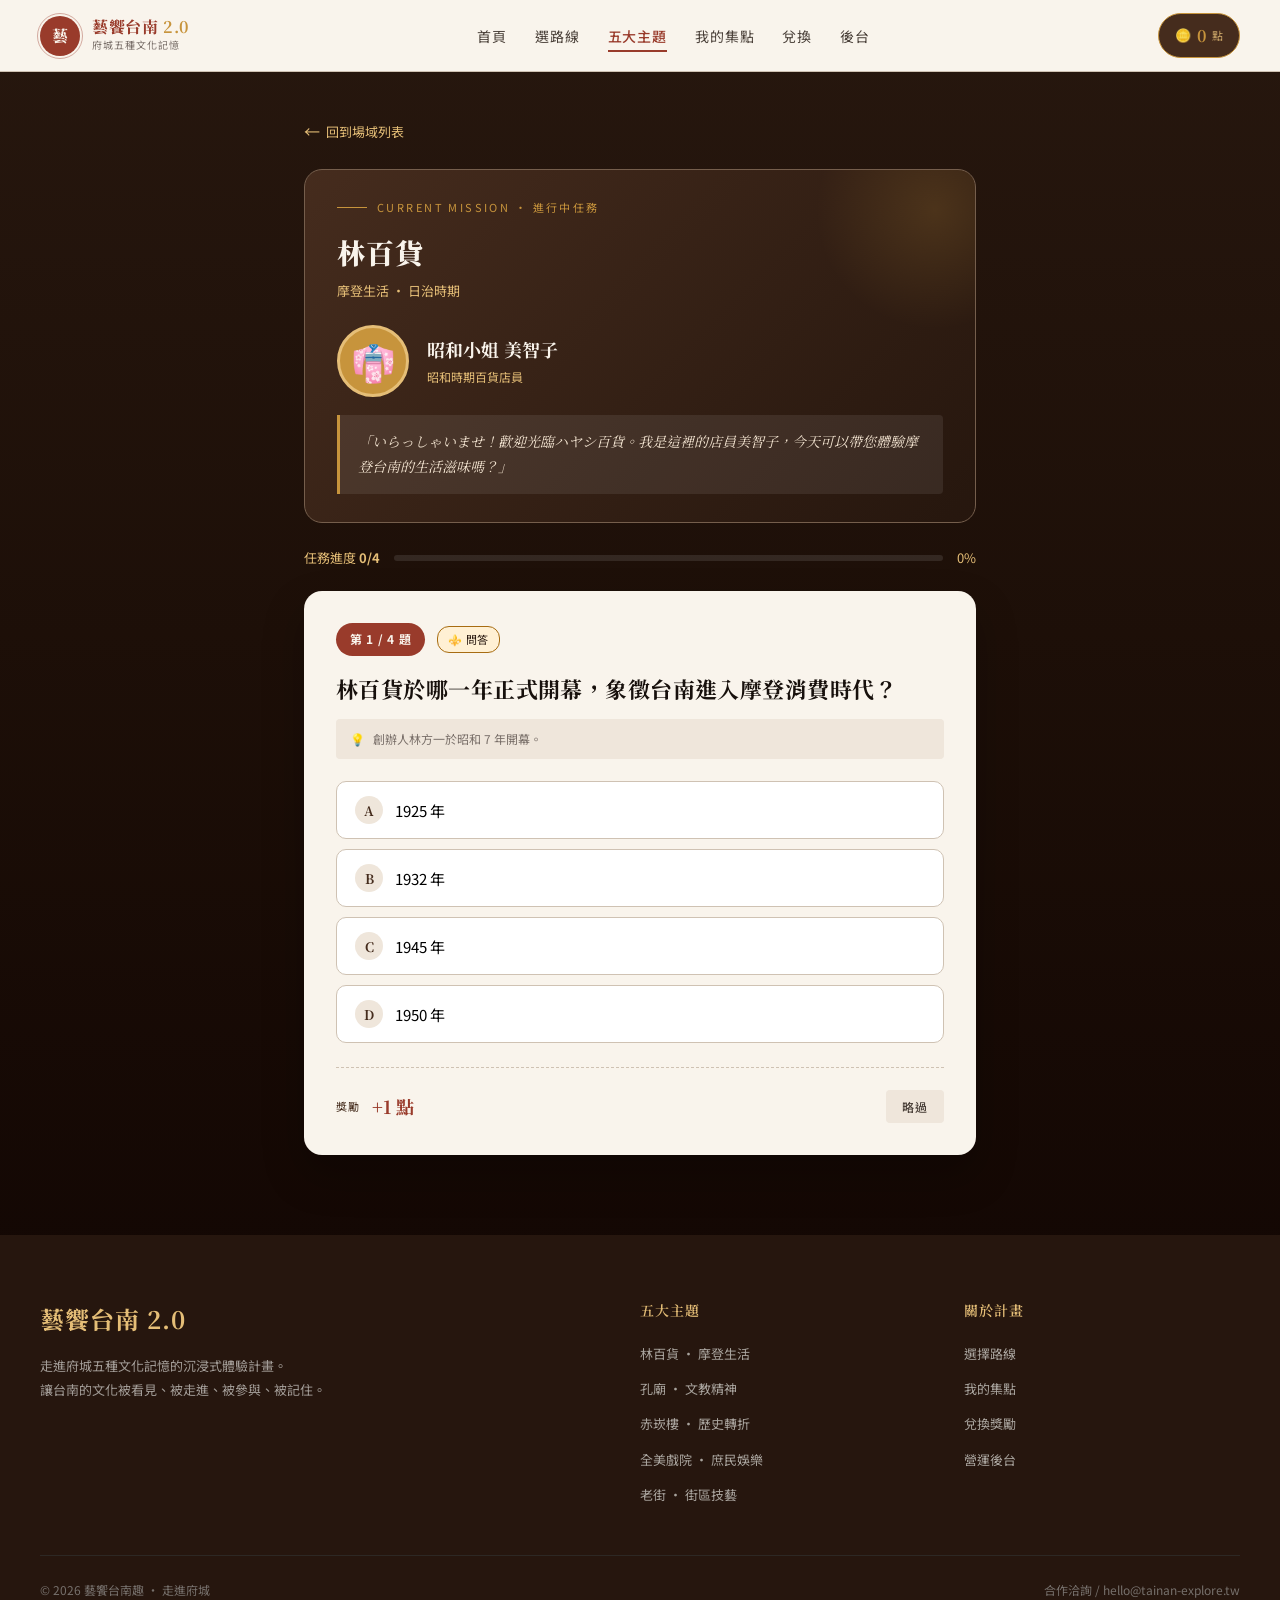
<file: task.html>
<!DOCTYPE html>
<html lang="zh-TW">
<head>
<meta charset="UTF-8">
<meta name="viewport" content="width=device-width, initial-scale=1.0">
<title>NPC 任務 — 藝饗台南 2.0</title>
<link rel="stylesheet" href="style.css">
<style>
.task-stage {
  min-height: calc(100vh - 72px);
  background: linear-gradient(180deg, var(--coffee-dark), oklch(15% 0.025 45));
  color: var(--cream);
  padding: 40px 0 80px;
}

.task-frame {
  max-width: 720px;
  margin: 0 auto;
  padding: 0 24px;
}

/* NPC Stage */
.npc-stage {
  background: linear-gradient(135deg, var(--coffee), var(--coffee-dark));
  border: 1px solid oklch(50% 0.04 60);
  border-radius: var(--radius-lg);
  padding: 28px 32px;
  margin-bottom: 24px;
  position: relative;
  overflow: hidden;
}
.npc-stage::before {
  content: ''; position: absolute;
  top: -80px; right: -80px;
  width: 240px; height: 240px;
  background: radial-gradient(circle, oklch(70% 0.12 78 / 0.18), transparent 70%);
}
.task-eyebrow {
  font-size: 11px; letter-spacing: 0.22em;
  color: var(--gold); margin-bottom: 12px;
  display: flex; align-items: center; gap: 10px;
}
.task-eyebrow::before { content: ''; width: 30px; height: 1px; background: var(--gold); }
.task-spot-name {
  font-family: var(--font-serif);
  font-size: 28px; font-weight: 900;
  color: var(--cream);
  letter-spacing: 0.04em;
}
.task-spot-theme { font-size: 13px; color: var(--gold-light); margin-top: 4px; }

.npc-row {
  display: flex; gap: 18px; align-items: center;
  margin-top: 22px;
}
.npc-av {
  width: 72px; height: 72px;
  background: var(--gold);
  border-radius: 50%;
  display: flex; align-items: center; justify-content: center;
  font-size: 36px;
  border: 3px solid var(--gold-light);
  flex-shrink: 0;
}
.npc-name { font-family: var(--font-serif); font-size: 18px; font-weight: 700; color: var(--cream); }
.npc-role { font-size: 12px; color: var(--gold-light); margin-top: 2px; }
.npc-quote {
  margin-top: 18px;
  background: oklch(100% 0 0 / 0.08);
  border-left: 3px solid var(--gold);
  border-radius: 0 var(--radius-sm) var(--radius-sm) 0;
  padding: 14px 18px;
  font-family: var(--font-serif);
  font-style: italic;
  color: oklch(92% 0.03 75);
  font-size: 14px;
  line-height: 1.85;
}

/* Progress bar */
.task-progress-wrap {
  display: flex; align-items: center; gap: 14px;
  margin-bottom: 22px;
  font-size: 13px;
  color: var(--gold-light);
}
.task-progress-track {
  flex: 1;
  height: 6px;
  background: oklch(100% 0 0 / 0.1);
  border-radius: 999px;
  overflow: hidden;
}
.task-progress-fill {
  height: 100%;
  background: linear-gradient(to right, var(--gold-deep), var(--gold));
  border-radius: 999px;
  transition: width 0.4s ease;
}

/* Task card */
.task-card {
  background: var(--cream);
  color: var(--ink);
  border-radius: var(--radius-lg);
  padding: 32px;
  box-shadow: 0 20px 40px oklch(0% 0 0 / 0.25);
}
.task-num {
  display: inline-flex; align-items: center; gap: 8px;
  background: var(--brick); color: var(--cream);
  padding: 6px 14px;
  border-radius: 20px;
  font-size: 12px; font-weight: 700;
  letter-spacing: 0.06em;
  margin-bottom: 16px;
}
.task-type {
  display: inline-block;
  background: oklch(96% 0.04 80);
  color: var(--coffee-dark);
  font-size: 11px;
  padding: 3px 10px;
  border-radius: 12px;
  margin-left: 8px;
  letter-spacing: 0.06em;
  border: 1px solid var(--gold-deep);
}
.task-q {
  font-family: var(--font-serif);
  font-size: 22px; font-weight: 700;
  color: var(--ink);
  letter-spacing: 0.02em;
  line-height: 1.5;
  margin-bottom: 14px;
}
.task-hint {
  font-size: 12px; color: var(--ink-mute);
  background: var(--cream-mid);
  border-radius: var(--radius-sm);
  padding: 10px 14px;
  margin-bottom: 22px;
  display: flex; gap: 8px; align-items: center;
}

/* Options */
.task-options {
  display: flex; flex-direction: column; gap: 10px;
}
.task-option {
  background: white;
  border: 1.5px solid var(--border);
  border-radius: var(--radius-md);
  padding: 14px 18px;
  cursor: pointer;
  font-size: 15px;
  display: flex; align-items: center; gap: 12px;
  transition: all 0.18s;
  text-align: left;
  font-family: inherit;
}
.task-option:hover {
  border-color: var(--brick);
  background: oklch(97% 0.015 30);
  transform: translateX(4px);
}
.task-option.correct {
  border-color: var(--green);
  background: oklch(94% 0.05 145);
  color: var(--green-deep);
}
.task-option.wrong {
  border-color: var(--brick);
  background: oklch(95% 0.05 30);
  color: var(--brick-deep);
}
.task-option-letter {
  width: 28px; height: 28px;
  border-radius: 50%;
  background: var(--cream-mid);
  color: var(--coffee);
  display: flex; align-items: center; justify-content: center;
  font-family: var(--font-serif);
  font-size: 13px; font-weight: 700;
  flex-shrink: 0;
}
.task-option.correct .task-option-letter { background: var(--green); color: var(--cream); }
.task-option.wrong .task-option-letter { background: var(--brick); color: var(--cream); }

/* Order task */
.order-stack { display: flex; flex-direction: column; gap: 8px; margin-bottom: 18px; }
.order-item {
  background: white;
  border: 1.5px solid var(--border);
  border-radius: var(--radius-md);
  padding: 14px 18px;
  display: flex; align-items: center; gap: 12px;
  cursor: move;
  font-size: 15px;
}
.order-item-num {
  font-family: var(--font-serif);
  font-size: 22px; font-weight: 700;
  color: var(--brick);
  width: 30px;
}
.order-item-text { flex: 1; }
.order-item-handle { color: var(--ink-mute); font-size: 18px; }
.order-controls { display: flex; gap: 4px; }
.order-btn {
  background: var(--cream-mid); border: none;
  width: 28px; height: 28px;
  border-radius: 50%;
  cursor: pointer; font-size: 12px;
  color: var(--coffee);
  display: flex; align-items: center; justify-content: center;
}
.order-btn:hover { background: var(--brick); color: var(--cream); }

/* photo/spot tasks */
.upload-area {
  background: white;
  border: 2px dashed var(--gold-deep);
  border-radius: var(--radius-md);
  padding: 36px 24px;
  text-align: center;
  cursor: pointer;
  transition: all 0.2s;
  margin-bottom: 18px;
}
.upload-area:hover { background: oklch(96% 0.04 80); }
.upload-icon { font-size: 44px; margin-bottom: 10px; }
.upload-text { font-size: 14px; color: var(--coffee); font-family: var(--font-serif); }
.upload-sub { font-size: 12px; color: var(--ink-mute); margin-top: 4px; }

/* Footer actions */
.task-foot {
  display: flex; align-items: center; gap: 12px;
  margin-top: 24px; padding-top: 22px;
  border-top: 1px dashed var(--border);
}
.task-points { font-family: var(--font-serif); font-size: 18px; color: var(--brick); font-weight: 700; }
.task-points-label { font-size: 11px; color: var(--coffee); letter-spacing: 0.1em; }

/* COMPLETED state */
.task-done {
  background: linear-gradient(135deg, oklch(95% 0.04 80), oklch(92% 0.05 75));
  text-align: center;
  border: 1px solid var(--gold);
}
.task-done-icon { font-size: 56px; margin-bottom: 8px; }
.task-done-title { font-family: var(--font-serif); font-size: 24px; font-weight: 700; color: var(--brick); margin-bottom: 8px; }
.task-done-text { color: var(--coffee); font-size: 14px; line-height: 1.7; max-width: 480px; margin: 0 auto 20px; }
.task-done-badge {
  background: var(--coffee-dark); color: var(--gold);
  border: 2px solid var(--gold);
  padding: 16px 32px;
  border-radius: var(--radius-md);
  display: inline-flex; align-items: center; gap: 12px;
  margin-bottom: 24px;
}
.task-done-badge-icon { font-size: 32px; }
.task-done-badge-text { font-family: var(--font-serif); font-size: 18px; font-weight: 700; }

/* feedback */
.feedback {
  margin-top: 18px;
  padding: 14px 18px;
  border-radius: var(--radius-sm);
  font-size: 13px;
  display: none;
}
.feedback.show { display: block; animation: fadeUp 0.4s ease; }
.feedback.correct { background: oklch(94% 0.05 145); color: var(--green-deep); border: 1px solid var(--green); }
.feedback.wrong { background: oklch(95% 0.04 30); color: var(--brick-deep); border: 1px solid var(--brick); }
</style>
</head>
<body>

<div id="nav-mount"></div>

<div class="task-stage">
  <div class="task-frame">

    <a href="explore.html" class="back-btn" style="color:var(--gold-light); margin-bottom:18px;">回到場域列表</a>

    <!-- NPC stage -->
    <div class="npc-stage">
      <div class="task-eyebrow">CURRENT MISSION · 進行中任務</div>
      <div class="task-spot-name" id="spot-name"></div>
      <div class="task-spot-theme" id="spot-theme"></div>
      <div class="npc-row">
        <div class="npc-av" id="npc-av"></div>
        <div>
          <div class="npc-name" id="npc-name"></div>
          <div class="npc-role" id="npc-role"></div>
        </div>
      </div>
      <div class="npc-quote" id="npc-quote"></div>
    </div>

    <!-- Progress -->
    <div class="task-progress-wrap">
      <span id="progress-text">任務進度</span>
      <div class="task-progress-track"><div class="task-progress-fill" id="progress-fill"></div></div>
      <span id="progress-pct"></span>
    </div>

    <!-- Task card mount -->
    <div id="task-mount"></div>
  </div>
</div>

<div id="modal-mount"></div>
<div id="footer-mount"></div>

<script src="app.js"></script>
<script>
const SPOT_ID = new URLSearchParams(location.search).get('spot') || 'lin';
const spot = APP.getSpot(SPOT_ID);
if (!spot) {
  location.href = 'explore.html';
}
const tasks = APP.TASKS[SPOT_ID];

document.title = `${spot.name} · NPC 任務 — 藝饗台南 2.0`;
document.getElementById('nav-mount').innerHTML = APP.renderNav('explore');
document.getElementById('footer-mount').innerHTML = APP.renderFooter();

// header
document.getElementById('spot-name').textContent = spot.name;
document.getElementById('spot-theme').textContent = `${spot.theme} · ${spot.era}`;
document.getElementById('npc-av').textContent = spot.npc.avatar;
document.getElementById('npc-name').textContent = spot.npc.name;
document.getElementById('npc-role').textContent = spot.npc.role;
document.getElementById('npc-quote').textContent = `「${spot.npc.intro}」`;

function nextTaskIndex() {
  const s = APP.loadState();
  for (let i = 0; i < tasks.length; i++) {
    if (!s.completedTasks[`${SPOT_ID}-${i}`]) return i;
  }
  return -1;
}

function updateProgress() {
  const done = APP.getCompletedCount(SPOT_ID);
  const total = tasks.length;
  const pct = total ? (done / total * 100) : 0;
  document.getElementById('progress-text').innerHTML = `任務進度 <strong>${done}/${total}</strong>`;
  document.getElementById('progress-fill').style.width = pct + '%';
  document.getElementById('progress-pct').textContent = Math.round(pct) + '%';
}

function typeLabel(t) {
  return ({quiz:'⚜️ 問答', spot:'🔍 尋找', photo:'📸 拍照', design:'🎨 設計', diy:'✋ 手作', order:'🔢 排序'})[t] || '任務';
}

let orderState = []; // current order during sorting

function renderCurrent() {
  updateProgress();
  const idx = nextTaskIndex();

  if (idx === -1) {
    renderAllDone();
    return;
  }

  const t = tasks[idx];
  let inner = '';

  if (t.type === 'quiz') {
    inner = `
      <div class="task-options" id="opts">
        ${t.options.map((o, oi) => `
          <button class="task-option" onclick="answerQuiz(${idx}, ${oi})" data-oi="${oi}">
            <div class="task-option-letter">${String.fromCharCode(65+oi)}</div>
            <div>${o}</div>
          </button>
        `).join('')}
      </div>
    `;
  } else if (t.type === 'order') {
    orderState = t.items.map((_, i) => i); // start as original order [0,1,2,3]
    inner = `
      <div class="order-stack" id="order-stack"></div>
      <button class="btn btn-primary btn-block" onclick="submitOrder(${idx})">提交答案 →</button>
    `;
  } else if (t.type === 'spot' || t.type === 'photo' || t.type === 'design' || t.type === 'diy') {
    const verb = ({spot:'尋找並拍照', photo:'拍照打卡', design:'設計作品', diy:'完成手作'})[t.type];
    inner = `
      <div class="upload-area" onclick="document.getElementById('fake-upload').click()">
        <input type="file" id="fake-upload" style="display:none;" accept="image/*" onchange="completePhotoTask(${idx})">
        <div class="upload-icon">${({spot:'📍', photo:'📸', design:'🎨', diy:'✋'})[t.type]}</div>
        <div class="upload-text">點擊上傳照片完成「${verb}」</div>
        <div class="upload-sub">支援 JPG / PNG · 或點擊下方按鈕模擬完成</div>
      </div>
      <button class="btn btn-coffee btn-block" onclick="completePhotoTask(${idx})">已${verb}完成 ✓</button>
    `;
  }

  document.getElementById('task-mount').innerHTML = `
    <div class="task-card fade-up" id="task-card">
      <div>
        <span class="task-num">第 ${idx+1} / ${tasks.length} 題</span>
        <span class="task-type">${typeLabel(t.type)}</span>
      </div>
      <div class="task-q">${t.q}</div>
      ${t.hint ? `<div class="task-hint">💡 <span>${t.hint}</span></div>` : ''}
      ${inner}
      <div class="feedback" id="feedback"></div>
      <div class="task-foot">
        <span class="task-points-label">獎勵</span>
        <span class="task-points">+${t.points} 點</span>
        <span style="flex:1;"></span>
        <button class="btn btn-ghost btn-sm" onclick="skip()">略過</button>
      </div>
    </div>
  `;

  if (t.type === 'order') renderOrderStack(idx);
}

function renderOrderStack(idx) {
  const t = tasks[idx];
  const html = orderState.map((srcIdx, pos) => `
    <div class="order-item">
      <div class="order-item-num">${pos+1}</div>
      <div class="order-item-text">${t.items[srcIdx]}</div>
      <div class="order-controls">
        <button class="order-btn" ${pos===0?'disabled':''} onclick="moveOrder(${pos},-1)" title="上移">▲</button>
        <button class="order-btn" ${pos===orderState.length-1?'disabled':''} onclick="moveOrder(${pos},1)" title="下移">▼</button>
      </div>
    </div>
  `).join('');
  document.getElementById('order-stack').innerHTML = html;
}

function moveOrder(pos, dir) {
  const np = pos + dir;
  if (np < 0 || np >= orderState.length) return;
  [orderState[pos], orderState[np]] = [orderState[np], orderState[pos]];
  renderOrderStack(nextTaskIndex());
}

function submitOrder(idx) {
  const t = tasks[idx];
  const correct = JSON.stringify(orderState) === JSON.stringify(t.answer);
  const fb = document.getElementById('feedback');
  if (correct) {
    fb.className = 'feedback show correct';
    fb.innerHTML = '✓ 正確！依時間順序完美排列。';
    setTimeout(() => completeTask(idx), 900);
  } else {
    fb.className = 'feedback show wrong';
    fb.innerHTML = '✗ 順序有誤，再想想看。提示：先從荷蘭時期開始。';
  }
}

function answerQuiz(idx, oi) {
  const t = tasks[idx];
  const correct = oi === t.answer;
  document.querySelectorAll('#opts .task-option').forEach(b => b.disabled = true);
  document.querySelectorAll(`#opts .task-option[data-oi="${oi}"]`).forEach(b => {
    b.classList.add(correct ? 'correct' : 'wrong');
  });
  if (!correct) {
    document.querySelectorAll(`#opts .task-option[data-oi="${t.answer}"]`).forEach(b => b.classList.add('correct'));
  }
  const fb = document.getElementById('feedback');
  fb.className = `feedback show ${correct ? 'correct' : 'wrong'}`;
  fb.innerHTML = correct
    ? '✓ 答對了！恭喜獲得點數。'
    : `✗ 答案是「${t.options[t.answer]}」，下次加油！`;
  setTimeout(() => {
    if (correct) completeTask(idx);
    else {
      // Still allow them to continue (no point), or you could re-enable. We'll let user move forward.
      // Skip without points for now
      setTimeout(() => skipNoPoints(), 1200);
    }
  }, correct ? 1000 : 2000);
}

function completePhotoTask(idx) {
  const fb = document.getElementById('feedback');
  fb.className = 'feedback show correct';
  fb.innerHTML = '✓ 已完成任務！系統已記錄你的作品。';
  setTimeout(() => completeTask(idx), 800);
}

function completeTask(idx) {
  const result = APP.completeTask(SPOT_ID, idx);
  if (result.badgeEarned) {
    renderBadgeEarned();
    return;
  }
  showPointsToast(result.points);
  setTimeout(() => renderCurrent(), 600);
}

function skip() {
  // mark as visited but no point — actually we can't track partial. For UX just go to next via flag.
  // Simplest: mark task as done with 0-point exception. We'll just leave it incomplete and reload.
  const idx = nextTaskIndex();
  if (idx < tasks.length - 1) {
    // Temporarily push it to back by toggling done & undo. Simpler: mark complete with 0 points override.
    const s = APP.loadState();
    s.completedTasks[`${SPOT_ID}-${idx}__skipped`] = true;
    APP.saveState(s);
  }
  // Fallback: increment a session-only counter
  sessionStorage.setItem(`skip-${SPOT_ID}-${idx}`, '1');
  renderCurrent();
}
function skipNoPoints() { skip(); }

// Override nextTaskIndex to respect session skips
function nextTaskIndexWithSkip() {
  const s = APP.loadState();
  for (let i = 0; i < tasks.length; i++) {
    if (!s.completedTasks[`${SPOT_ID}-${i}`] && !sessionStorage.getItem(`skip-${SPOT_ID}-${i}`)) return i;
  }
  return -1;
}
nextTaskIndex = nextTaskIndexWithSkip;

function showPointsToast(pts) {
  const t = document.createElement('div');
  t.style.cssText = 'position:fixed; top:90px; right:40px; z-index:2000; background:var(--gold); color:var(--coffee-dark); padding:14px 22px; border-radius:30px; font-family:serif; font-weight:700; box-shadow:0 6px 24px rgba(0,0,0,0.25); animation:fadeUp 0.3s ease;';
  t.innerHTML = `🪙 +${pts} 點！`;
  document.body.appendChild(t);
  setTimeout(() => { t.style.opacity='0'; t.style.transition='opacity 0.4s'; }, 1400);
  setTimeout(() => t.remove(), 1900);
}

function renderBadgeEarned() {
  document.getElementById('modal-mount').innerHTML = `
    <div class="modal-back" style="position:fixed; inset:0; z-index:1000; background:oklch(15% 0.01 50 / 0.8); display:flex; align-items:center; justify-content:center; padding:20px;">
      <div style="background:white; border-radius:var(--radius-lg); max-width:480px; width:100%; padding:36px; text-align:center; animation:scaleIn 0.4s ease;">
        <div style="font-size:14px; letter-spacing:0.2em; color:var(--brick); margin-bottom:10px;">★ ACHIEVEMENT UNLOCKED ★</div>
        <div style="font-size:80px; margin:14px 0;">🏅</div>
        <div style="font-family:var(--font-serif); font-size:26px; font-weight:900; color:var(--brick); margin-bottom:6px;">${spot.badge}</div>
        <div style="color:var(--ink-soft); font-size:14px; line-height:1.7; margin-bottom:24px;">
          恭喜完成「${spot.name}」全部任務！<br>
          ${spot.npc.name} 給了你這枚徽章。
        </div>
        <a href="points.html" class="btn btn-primary btn-block">查看我的集點 →</a>
        <a href="explore.html" class="btn btn-ghost btn-block btn-sm" style="margin-top:8px;">繼續探索其他場域</a>
      </div>
    </div>
  `;
}

function renderAllDone() {
  document.getElementById('task-mount').innerHTML = `
    <div class="task-card task-done">
      <div class="task-done-icon">🎉</div>
      <div class="task-done-title">${spot.name} 任務完成！</div>
      <div class="task-done-badge">
        <span class="task-done-badge-icon">🏅</span>
        <span class="task-done-badge-text">${spot.badge}　已收入</span>
      </div>
      <div class="task-done-text">
        恭喜你！你已經完成了「${spot.name}」的全部 NPC 任務，獲得了 <strong>${spot.badge}</strong>。<br>
        繼續探索其他場域，集滿五枚徽章成為府城文化通！
      </div>
      <div style="display:flex; gap:12px; justify-content:center; flex-wrap:wrap;">
        <a href="explore.html" class="btn btn-primary">繼續其他場域 →</a>
        <a href="points.html" class="btn btn-outline">查看集點</a>
        <a href="rewards.html" class="btn btn-gold">兌換獎勵</a>
      </div>
    </div>
  `;
}

// Expose
window.answerQuiz = answerQuiz;
window.moveOrder = moveOrder;
window.submitOrder = submitOrder;
window.completePhotoTask = completePhotoTask;
window.skip = skip;

renderCurrent();

document.addEventListener('state-changed', () => {
  document.getElementById('nav-mount').innerHTML = APP.renderNav('explore');
});
</script>

</body>
</html>
</file>
<file: style.css>
/* ============================================================
   藝饗台南 2.0 — 全域樣式
   米白 / 磚紅 / 深咖啡 / 墨綠 / 暖金
   ============================================================ */
@import url('https://fonts.googleapis.com/css2?family=Noto+Serif+TC:wght@400;500;600;700;900&family=Noto+Sans+TC:wght@300;400;500;700&display=swap');

:root {
  /* 米白 cream */
  --cream:        oklch(97% 0.012 80);
  --cream-mid:    oklch(93% 0.018 75);
  --cream-dark:   oklch(88% 0.022 72);
  /* 磚紅 brick */
  --brick:        oklch(48% 0.13 32);
  --brick-deep:   oklch(38% 0.13 28);
  --brick-light:  oklch(60% 0.12 32);
  /* 深咖啡 coffee */
  --coffee:       oklch(32% 0.045 50);
  --coffee-dark:  oklch(22% 0.03 50);
  /* 墨綠 ink-green */
  --green:        oklch(38% 0.07 145);
  --green-deep:   oklch(28% 0.06 145);
  /* 暖金 gold */
  --gold:         oklch(70% 0.12 78);
  --gold-light:   oklch(82% 0.10 82);
  --gold-deep:    oklch(58% 0.12 70);

  /* 中性 */
  --ink:          oklch(18% 0.015 50);
  --ink-soft:     oklch(38% 0.018 55);
  --ink-mute:     oklch(55% 0.015 55);
  --border:       oklch(82% 0.025 70);
  --border-soft:  oklch(90% 0.018 75);

  --font-serif:   'Noto Serif TC', 'Songti SC', serif;
  --font-sans:    'Noto Sans TC', 'Helvetica Neue', sans-serif;

  --radius-sm:    4px;
  --radius-md:    10px;
  --radius-lg:    18px;
  --shadow-sm:    0 1px 4px oklch(18% 0.01 55 / 0.10);
  --shadow-md:    0 4px 16px oklch(18% 0.01 55 / 0.12);
  --shadow-lg:    0 10px 32px oklch(18% 0.01 55 / 0.16);
}

*, *::before, *::after { box-sizing: border-box; margin: 0; padding: 0; }
html { scroll-behavior: smooth; }
body {
  font-family: var(--font-sans);
  background: var(--cream);
  color: var(--ink);
  line-height: 1.7;
  -webkit-font-smoothing: antialiased;
}
img { max-width: 100%; display: block; }
a { color: inherit; }

/* ── NAV ─────────────────────────────────────────────── */
.nav {
  position: sticky; top: 0; z-index: 100;
  background: oklch(97% 0.012 80 / 0.96);
  backdrop-filter: blur(10px);
  border-bottom: 1px solid var(--border);
  display: flex; align-items: center; justify-content: space-between;
  padding: 0 40px;
  height: 72px;
  gap: 24px;
}
.nav-logo {
  font-family: var(--font-serif);
  color: var(--brick); text-decoration: none;
  display: flex; align-items: center; gap: 12px;
  flex-shrink: 0;
}
.nav-logo-mark {
  width: 40px; height: 40px;
  background: var(--brick);
  color: var(--cream);
  border-radius: 50%;
  display: flex; align-items: center; justify-content: center;
  font-size: 16px; font-weight: 700;
  font-family: var(--font-serif);
  position: relative;
}
.nav-logo-mark::after {
  content: ''; position: absolute; inset: -3px;
  border: 1px solid var(--brick); border-radius: 50%;
  opacity: 0.4;
}
.nav-logo-title { font-size: 16px; font-weight: 700; letter-spacing: 0.04em; line-height: 1.1; }
.nav-logo-sub { font-size: 10px; color: var(--ink-mute); font-family: var(--font-sans); letter-spacing: 0.1em; }
.nav-links { display: flex; gap: 28px; list-style: none; flex: 1; justify-content: center; }
.nav-links a {
  font-size: 14px; color: var(--ink-soft);
  text-decoration: none; letter-spacing: 0.06em;
  padding-bottom: 4px;
  border-bottom: 2px solid transparent;
  transition: all 0.2s;
}
.nav-links a:hover { color: var(--brick); }
.nav-links a.active { color: var(--brick); border-bottom-color: var(--brick); font-weight: 500; }

.nav-points {
  display: flex; align-items: center; gap: 6px;
  background: var(--coffee);
  color: var(--gold-light);
  padding: 8px 16px;
  border-radius: 40px;
  text-decoration: none;
  font-size: 13px;
  border: 1.5px solid var(--gold);
  transition: all 0.2s;
}
.nav-points:hover { background: var(--coffee-dark); transform: translateY(-1px); }
.nav-points-num { font-size: 16px; font-weight: 700; font-family: var(--font-serif); color: var(--gold); }
.nav-points-label { font-size: 11px; opacity: 0.85; }

@media (max-width: 1100px) {
  .nav { padding: 0 20px; gap: 12px; }
  .nav-logo-title { font-size: 14px; }
  .nav-logo-sub { display: none; }
  .nav-links { gap: 16px; }
  .nav-links a { font-size: 13px; }
}
@media (max-width: 760px) {
  .nav-links { display: none; }
}

/* ── BUTTONS ─────────────────────────────────────────── */
.btn {
  display: inline-flex; align-items: center; gap: 8px;
  font-family: var(--font-sans);
  font-size: 14px; font-weight: 500;
  letter-spacing: 0.08em;
  padding: 12px 24px;
  border-radius: var(--radius-sm);
  border: none; cursor: pointer;
  text-decoration: none;
  transition: all 0.2s;
  white-space: nowrap;
}
.btn-primary { background: var(--brick); color: var(--cream); }
.btn-primary:hover { background: var(--brick-deep); transform: translateY(-1px); box-shadow: var(--shadow-md); }
.btn-outline { background: transparent; color: var(--brick); border: 1.5px solid var(--brick); }
.btn-outline:hover { background: var(--brick); color: var(--cream); }
.btn-gold { background: var(--gold); color: var(--coffee-dark); }
.btn-gold:hover { background: var(--gold-light); transform: translateY(-1px); }
.btn-ghost { background: var(--cream-mid); color: var(--ink-soft); }
.btn-ghost:hover { background: var(--cream-dark); color: var(--ink); }
.btn-coffee { background: var(--coffee); color: var(--cream); }
.btn-coffee:hover { background: var(--coffee-dark); }
.btn-block { display: flex; width: 100%; justify-content: center; }
.btn-sm { padding: 8px 16px; font-size: 12px; }
.btn-lg { padding: 16px 32px; font-size: 16px; }

/* ── CONTAINER / SECTION ────────────────────────────── */
.container { max-width: 1240px; margin: 0 auto; padding: 0 32px; }
.container-wide { max-width: 1440px; margin: 0 auto; padding: 0 32px; }
.section { padding: 80px 0; }
.section-sm { padding: 56px 0; }
.section-alt { background: white; }
.section-tinted { background: oklch(95% 0.018 72); }
.section-coffee { background: var(--coffee-dark); color: var(--cream); }

.section-eyebrow {
  font-size: 11px; letter-spacing: 0.18em; text-transform: uppercase;
  color: var(--brick); margin-bottom: 14px;
  display: inline-flex; align-items: center; gap: 10px;
  font-weight: 500;
}
.section-eyebrow::before {
  content: ''; display: block; width: 28px; height: 1px; background: var(--gold-deep);
}
.section-title {
  font-family: var(--font-serif);
  font-size: clamp(26px, 3vw, 38px);
  font-weight: 700; color: var(--ink);
  letter-spacing: 0.03em;
  line-height: 1.25;
  margin-bottom: 8px;
}
.section-subtitle {
  font-size: 15px; color: var(--ink-soft);
  margin-bottom: 32px;
  letter-spacing: 0.02em;
  max-width: 720px;
}
.section-header {
  display: flex; align-items: flex-end; justify-content: space-between;
  margin-bottom: 36px; gap: 24px; flex-wrap: wrap;
}

/* ── ORNAMENT (古典裝飾) ───────────────────────────── */
.ornament {
  display: flex; align-items: center; gap: 14px;
  color: var(--gold-deep); font-size: 14px;
  font-family: var(--font-serif);
  margin: 0 auto 32px;
  max-width: 240px; justify-content: center;
}
.ornament::before, .ornament::after {
  content: ''; flex: 1; height: 1px;
  background: linear-gradient(to right, transparent, var(--gold-deep), transparent);
}
.ornament.left::before { display: none; }

/* ── BADGE / CHIP ────────────────────────────────────── */
.chip {
  display: inline-flex; align-items: center; gap: 4px;
  font-size: 11px; font-weight: 500; letter-spacing: 0.08em;
  padding: 3px 10px; border-radius: 12px;
  background: var(--cream-mid); color: var(--ink-soft);
}
.chip-brick { background: oklch(94% 0.025 30); color: var(--brick); }
.chip-gold { background: oklch(95% 0.04 80); color: var(--gold-deep); }
.chip-green { background: oklch(94% 0.025 145); color: var(--green-deep); }
.chip-coffee { background: oklch(91% 0.02 60); color: var(--coffee); }

/* ── PLACEHOLDER IMAGE ─────────────────────────────── */
.ph {
  position: relative; overflow: hidden;
  background: var(--cream-mid);
}
.ph::before {
  content: '';
  position: absolute; inset: 0;
  background-image:
    radial-gradient(circle at 20% 30%, oklch(100% 0 0 / 0.3) 0, transparent 50%),
    radial-gradient(circle at 75% 70%, oklch(0% 0 0 / 0.15) 0, transparent 50%);
}
.ph::after {
  content: '';
  position: absolute; inset: 0;
  background-image: repeating-linear-gradient(
    -30deg,
    oklch(0% 0 0 / 0.04) 0 1px,
    transparent 1px 14px
  );
}
.ph-label {
  position: absolute; bottom: 10px; left: 10px;
  background: oklch(100% 0 0 / 0.85);
  color: var(--coffee-dark);
  font-size: 10px; font-family: monospace;
  padding: 3px 8px; border-radius: 3px;
  z-index: 2; letter-spacing: 0.04em;
}
.ph-icon {
  position: absolute; inset: 0;
  display: flex; align-items: center; justify-content: center;
  font-size: 72px;
  z-index: 1;
  opacity: 0.6;
}

/* placeholder backgrounds for each theme */
.ph-lin { background: linear-gradient(135deg, oklch(72% 0.08 50), oklch(58% 0.10 45)); }
.ph-confucius { background: linear-gradient(135deg, oklch(68% 0.12 25), oklch(50% 0.13 22)); }
.ph-chihkan { background: linear-gradient(135deg, oklch(58% 0.11 50), oklch(45% 0.10 48)); }
.ph-chuanmei { background: linear-gradient(135deg, oklch(55% 0.10 130), oklch(38% 0.08 135)); }
.ph-street { background: linear-gradient(135deg, oklch(68% 0.11 80), oklch(52% 0.12 65)); }
.ph-shop { background: linear-gradient(135deg, oklch(78% 0.06 60), oklch(64% 0.07 55)); }

/* ── FOOTER ──────────────────────────────────────────── */
.footer {
  background: var(--coffee-dark);
  color: oklch(78% 0.01 70);
  padding: 64px 40px 32px;
}
.footer-inner {
  max-width: 1240px; margin: 0 auto;
  display: grid; grid-template-columns: 2fr 1fr 1fr; gap: 48px;
}
.footer-logo {
  font-family: var(--font-serif);
  font-size: 24px; font-weight: 700;
  color: var(--gold-light); margin-bottom: 14px;
  letter-spacing: 0.04em;
}
.footer-desc { font-size: 13px; line-height: 1.85; color: oklch(70% 0.01 70); }
.footer-col h4 {
  font-family: var(--font-serif);
  font-size: 14px; font-weight: 600;
  color: var(--gold-light); margin-bottom: 16px;
  letter-spacing: 0.06em;
}
.footer-col ul { list-style: none; }
.footer-col ul li { margin-bottom: 8px; }
.footer-col ul li a {
  color: oklch(72% 0.01 70); text-decoration: none;
  font-size: 13px; transition: color 0.2s;
}
.footer-col ul li a:hover { color: var(--gold-light); }
.footer-bottom {
  max-width: 1240px; margin: 40px auto 0;
  padding-top: 24px; border-top: 1px solid oklch(28% 0.01 55);
  font-size: 12px; color: oklch(55% 0.01 55);
  display: flex; justify-content: space-between; flex-wrap: wrap; gap: 10px;
}

@media (max-width: 760px) {
  .footer-inner { grid-template-columns: 1fr; gap: 28px; }
  .footer { padding: 48px 24px 24px; }
}

/* ── CARD ────────────────────────────────────────────── */
.card {
  background: white;
  border-radius: var(--radius-md);
  border: 1px solid var(--border-soft);
  box-shadow: var(--shadow-sm);
  overflow: hidden;
  text-decoration: none; color: inherit;
  transition: transform 0.25s, box-shadow 0.25s;
}
.card:hover { transform: translateY(-3px); box-shadow: var(--shadow-md); }

/* ── TAGS (filter) ──────────────────────────────────── */
.tag {
  display: inline-flex; align-items: center;
  font-size: 12px; font-weight: 500; letter-spacing: 0.08em;
  padding: 5px 14px; border-radius: 20px;
  border: 1px solid var(--border);
  background: white; color: var(--ink-soft);
  cursor: pointer; transition: all 0.18s;
}
.tag:hover, .tag.active {
  border-color: var(--brick); color: var(--brick);
  background: oklch(97% 0.015 30);
}
.tag-row { display: flex; flex-wrap: wrap; gap: 8px; }

/* ── TICKET (復古票券) ──────────────────────────────── */
.ticket {
  position: relative;
  background: var(--cream);
  border: 1.5px dashed var(--coffee);
  border-radius: var(--radius-sm);
  padding: 20px 24px;
  display: flex; align-items: center; gap: 20px;
}
.ticket::before, .ticket::after {
  content: ''; position: absolute;
  width: 16px; height: 16px; border-radius: 50%;
  background: var(--cream-mid);
  top: 50%; transform: translateY(-50%);
}
.ticket::before { left: -9px; }
.ticket::after { right: -9px; }
.ticket-stub {
  border-right: 1px dashed var(--coffee);
  padding-right: 20px;
  text-align: center;
}
.ticket-stub-num {
  font-family: var(--font-serif);
  font-size: 28px; font-weight: 700;
  color: var(--brick);
  line-height: 1;
}
.ticket-stub-label {
  font-size: 9px; letter-spacing: 0.16em;
  color: var(--coffee); text-transform: uppercase;
  margin-top: 4px;
}
.ticket-body { flex: 1; }
.ticket-title {
  font-family: var(--font-serif);
  font-size: 16px; font-weight: 700;
  color: var(--ink); margin-bottom: 4px;
}
.ticket-meta { font-size: 12px; color: var(--ink-mute); }

/* ── LEAFLET 修飾 ───────────────────────────────────── */
.leaflet-popup-content-wrapper {
  border-radius: var(--radius-sm) !important;
  font-family: var(--font-sans) !important;
  box-shadow: var(--shadow-md) !important;
}
.leaflet-popup-content { font-size: 13px !important; margin: 10px 14px !important; }

/* ── PROGRESS BAR ─────────────────────────────────── */
.progress {
  height: 8px;
  background: var(--cream-mid);
  border-radius: 999px;
  overflow: hidden;
}
.progress-bar {
  height: 100%;
  background: linear-gradient(to right, var(--gold-deep), var(--gold));
  border-radius: 999px;
  transition: width 0.4s ease;
}

/* ── BACK LINK ────────────────────────────────────── */
.back-btn {
  display: inline-flex; align-items: center; gap: 6px;
  font-size: 13px; color: var(--ink-soft);
  text-decoration: none; padding: 6px 0;
  transition: color 0.2s;
}
.back-btn::before { content: '←'; font-size: 16px; }
.back-btn:hover { color: var(--brick); }

/* ── ANIM ────────────────────────────────────── */
@keyframes fadeUp {
  from { opacity: 0; transform: translateY(12px); }
  to { opacity: 1; transform: translateY(0); }
}
.fade-up { animation: fadeUp 0.5s ease both; }

@keyframes pulse {
  0%, 100% { transform: scale(1); }
  50% { transform: scale(1.05); }
}
.pulse { animation: pulse 2s ease-in-out infinite; }
</file>
